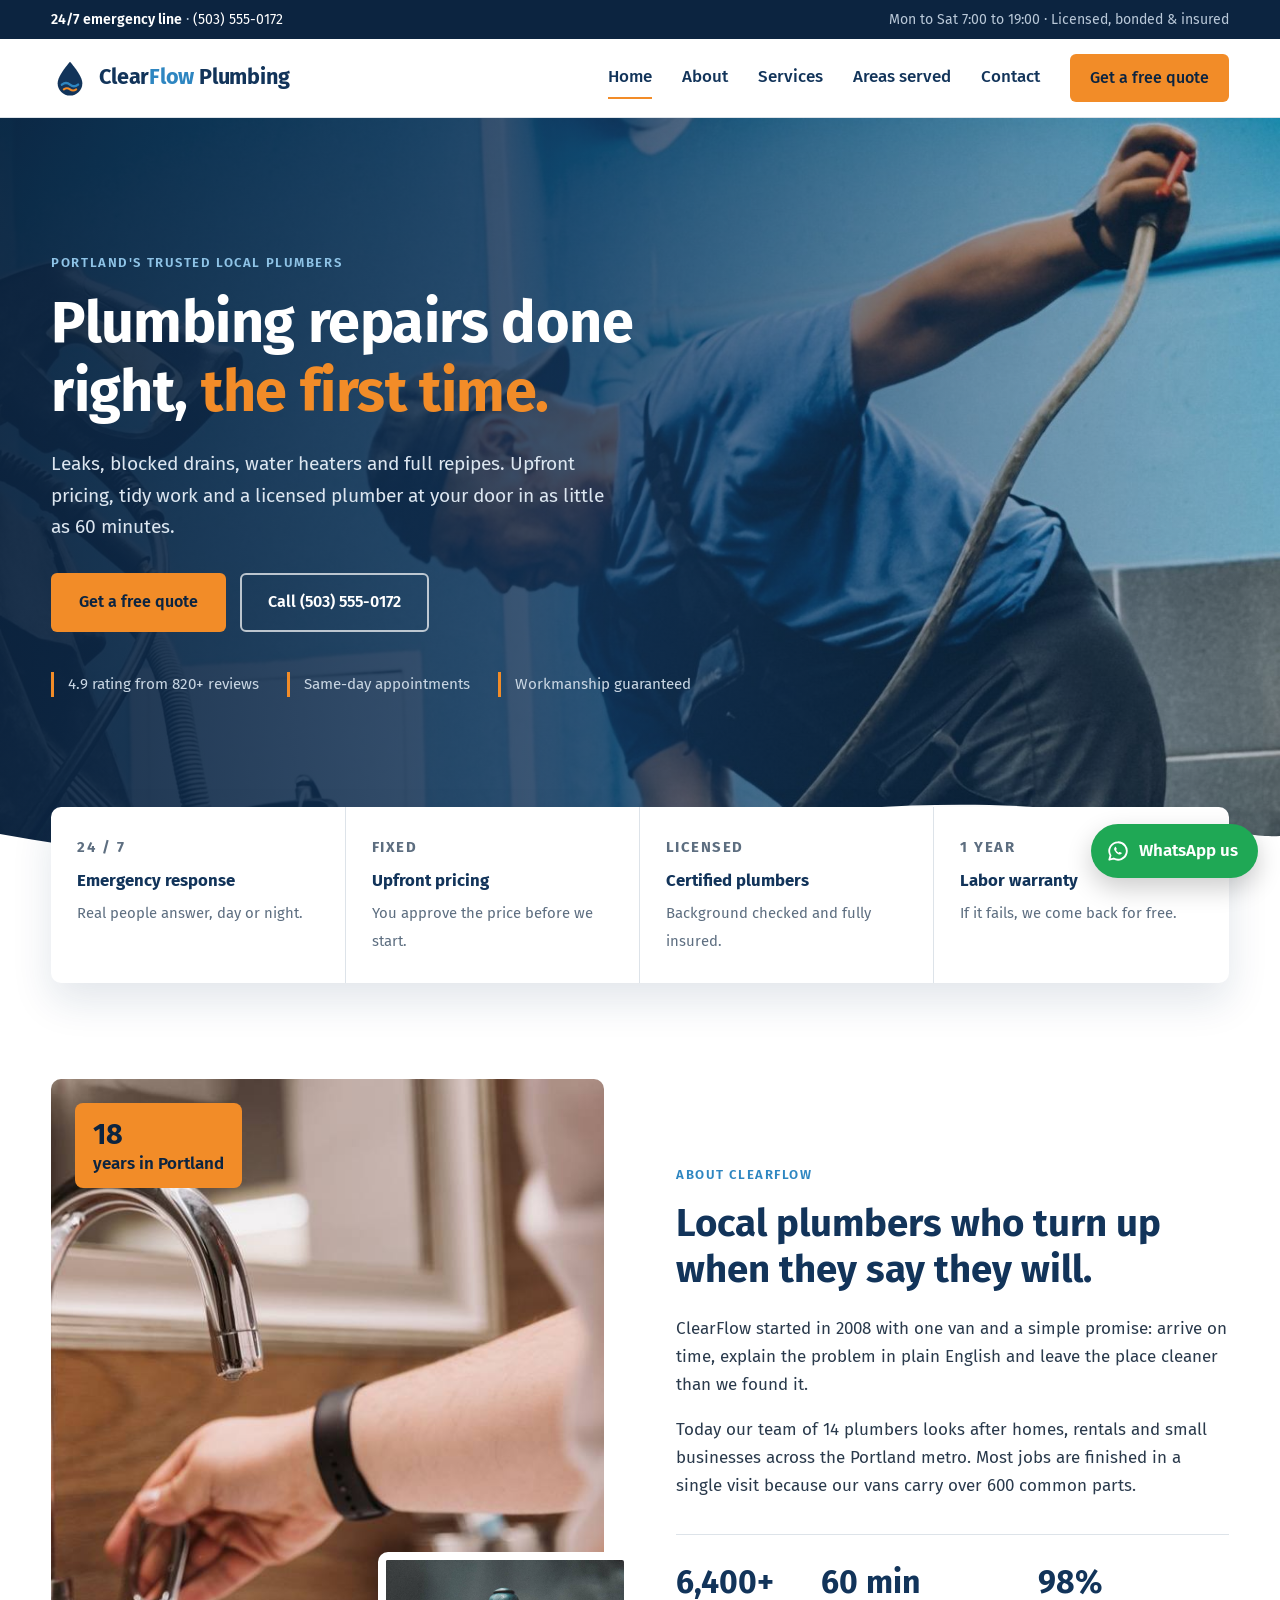
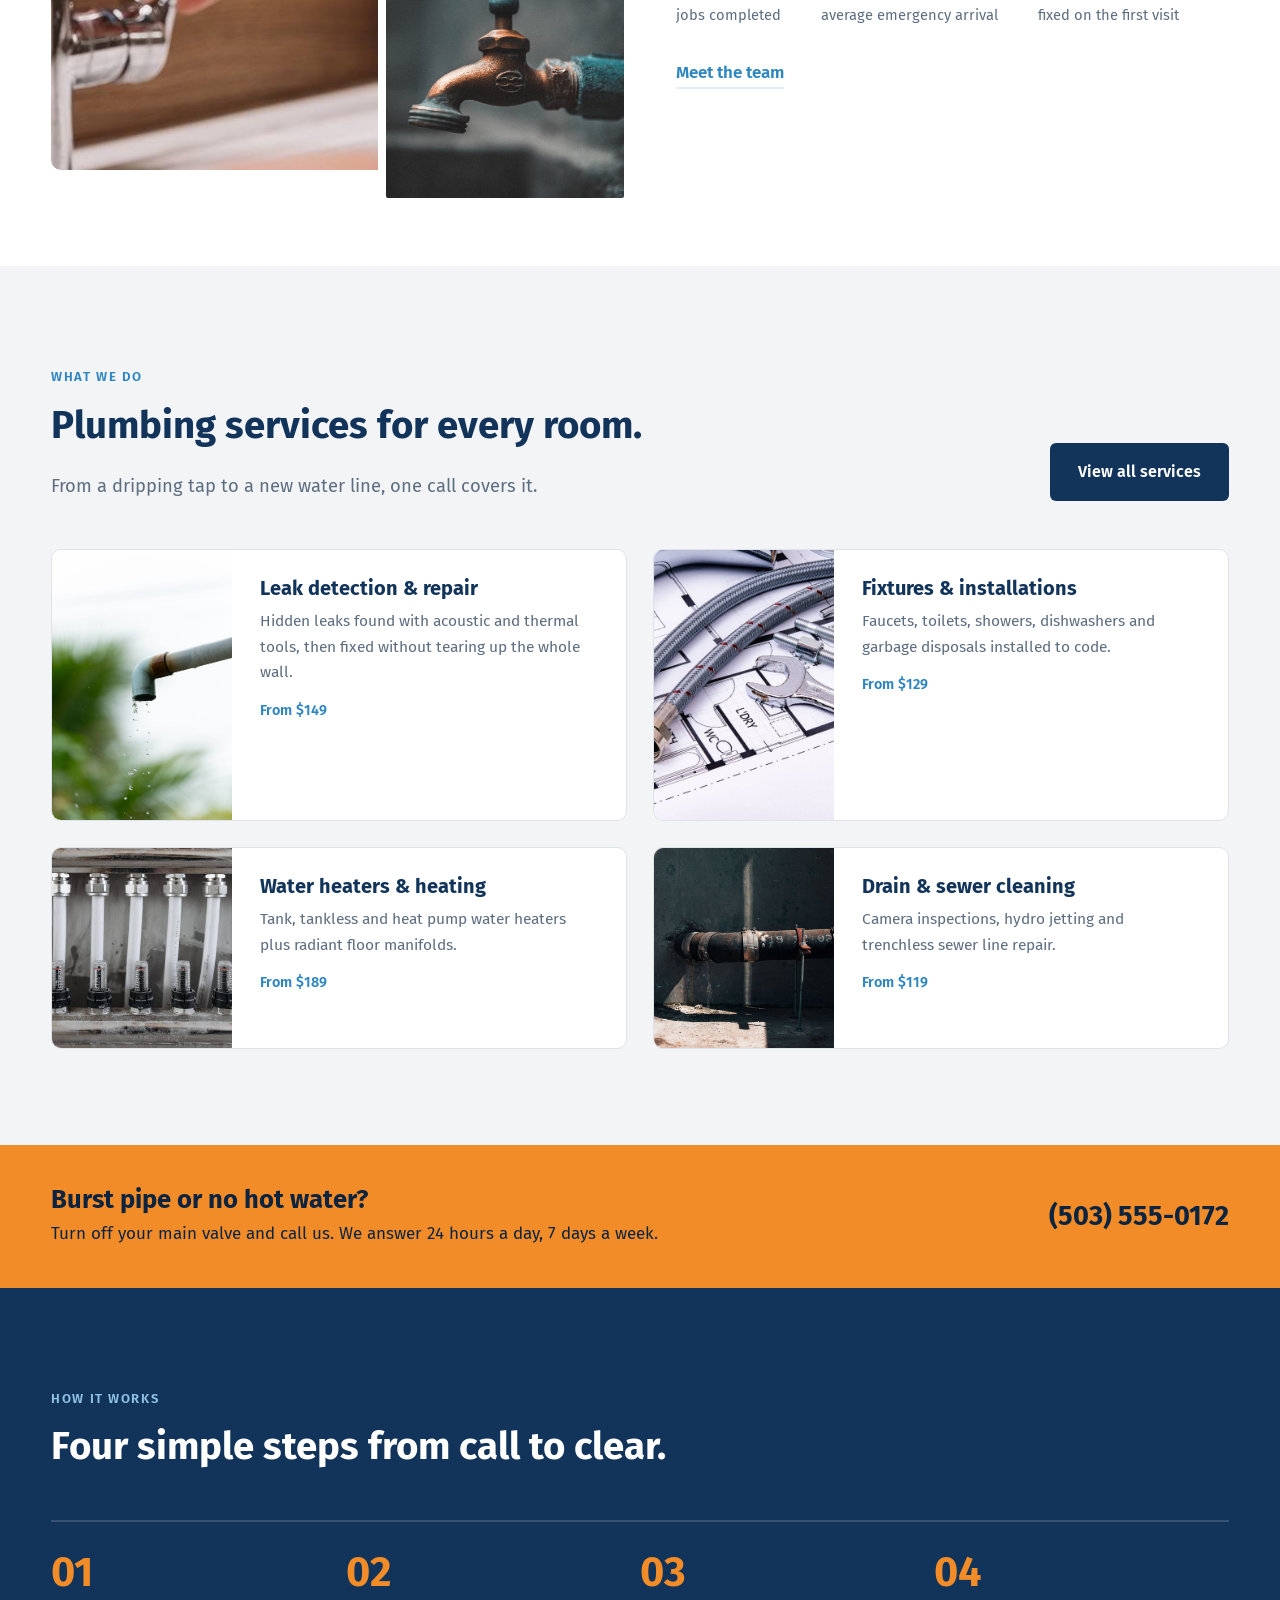
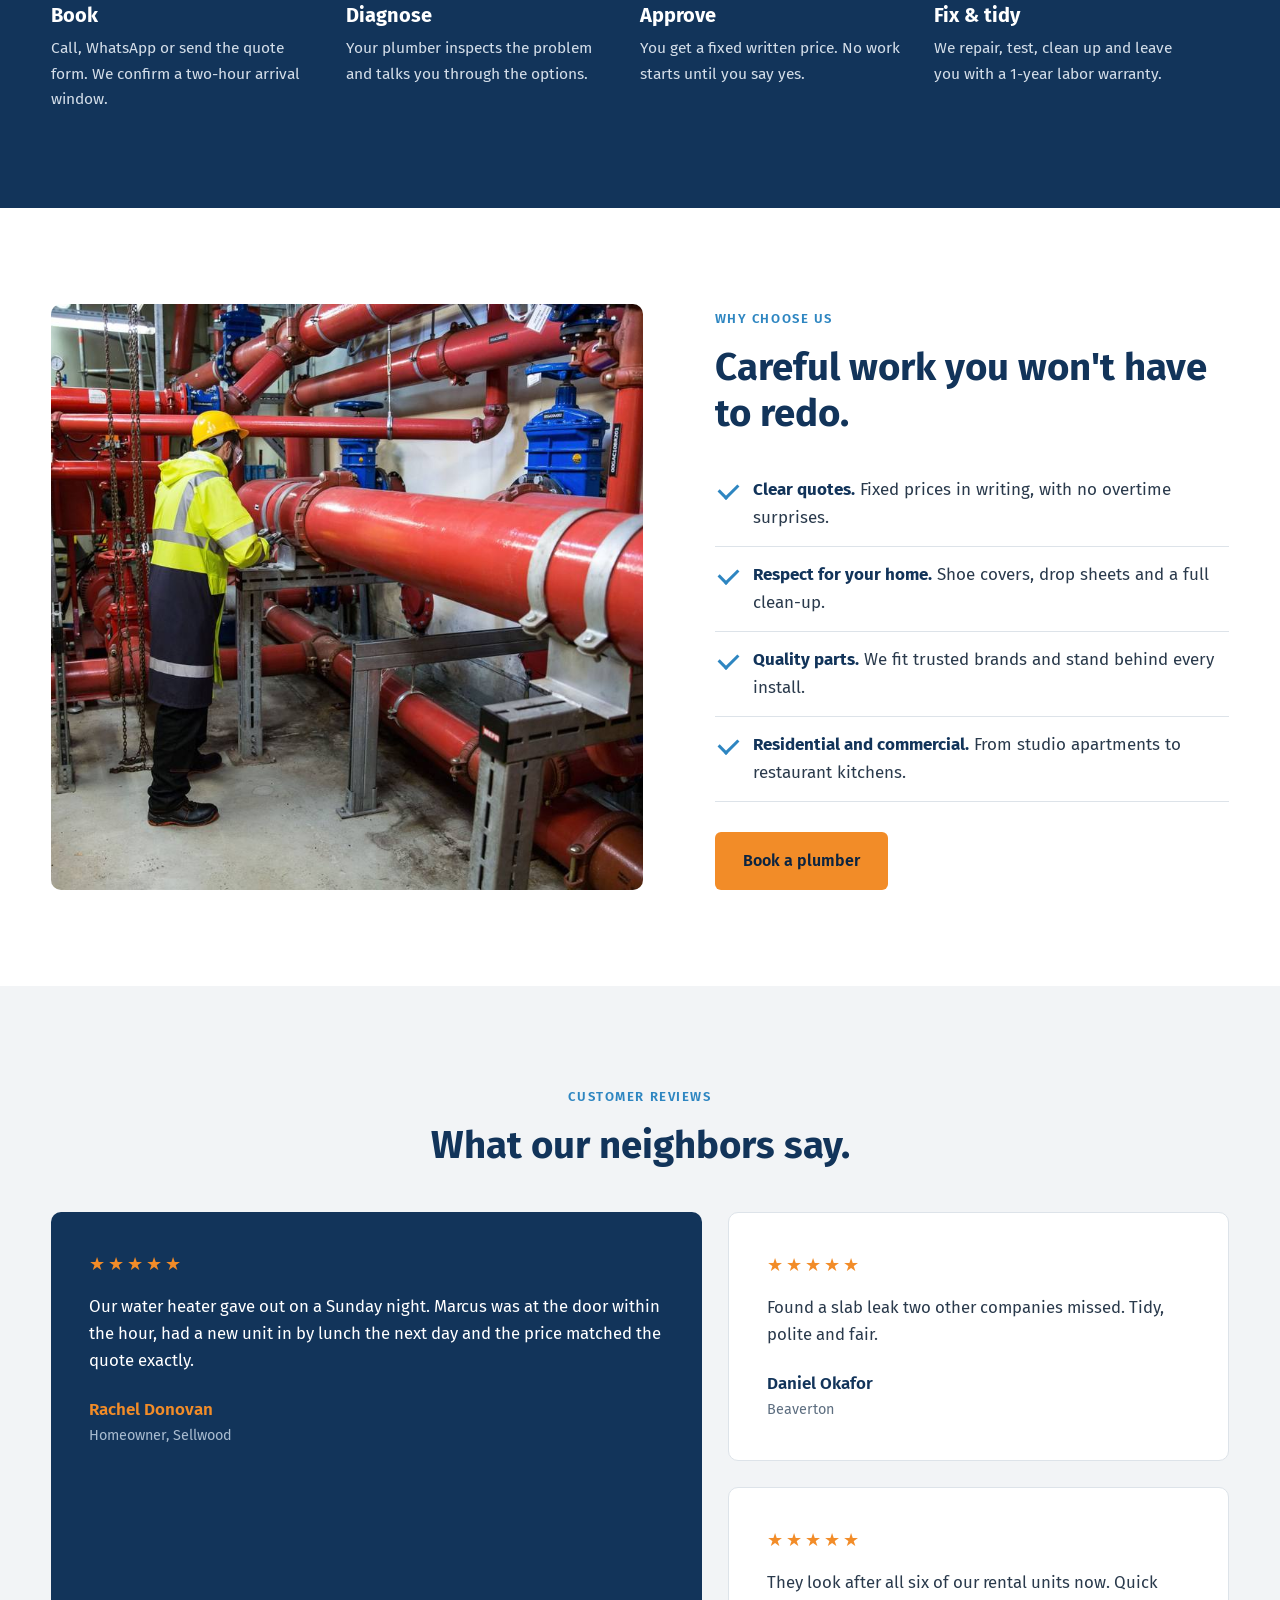
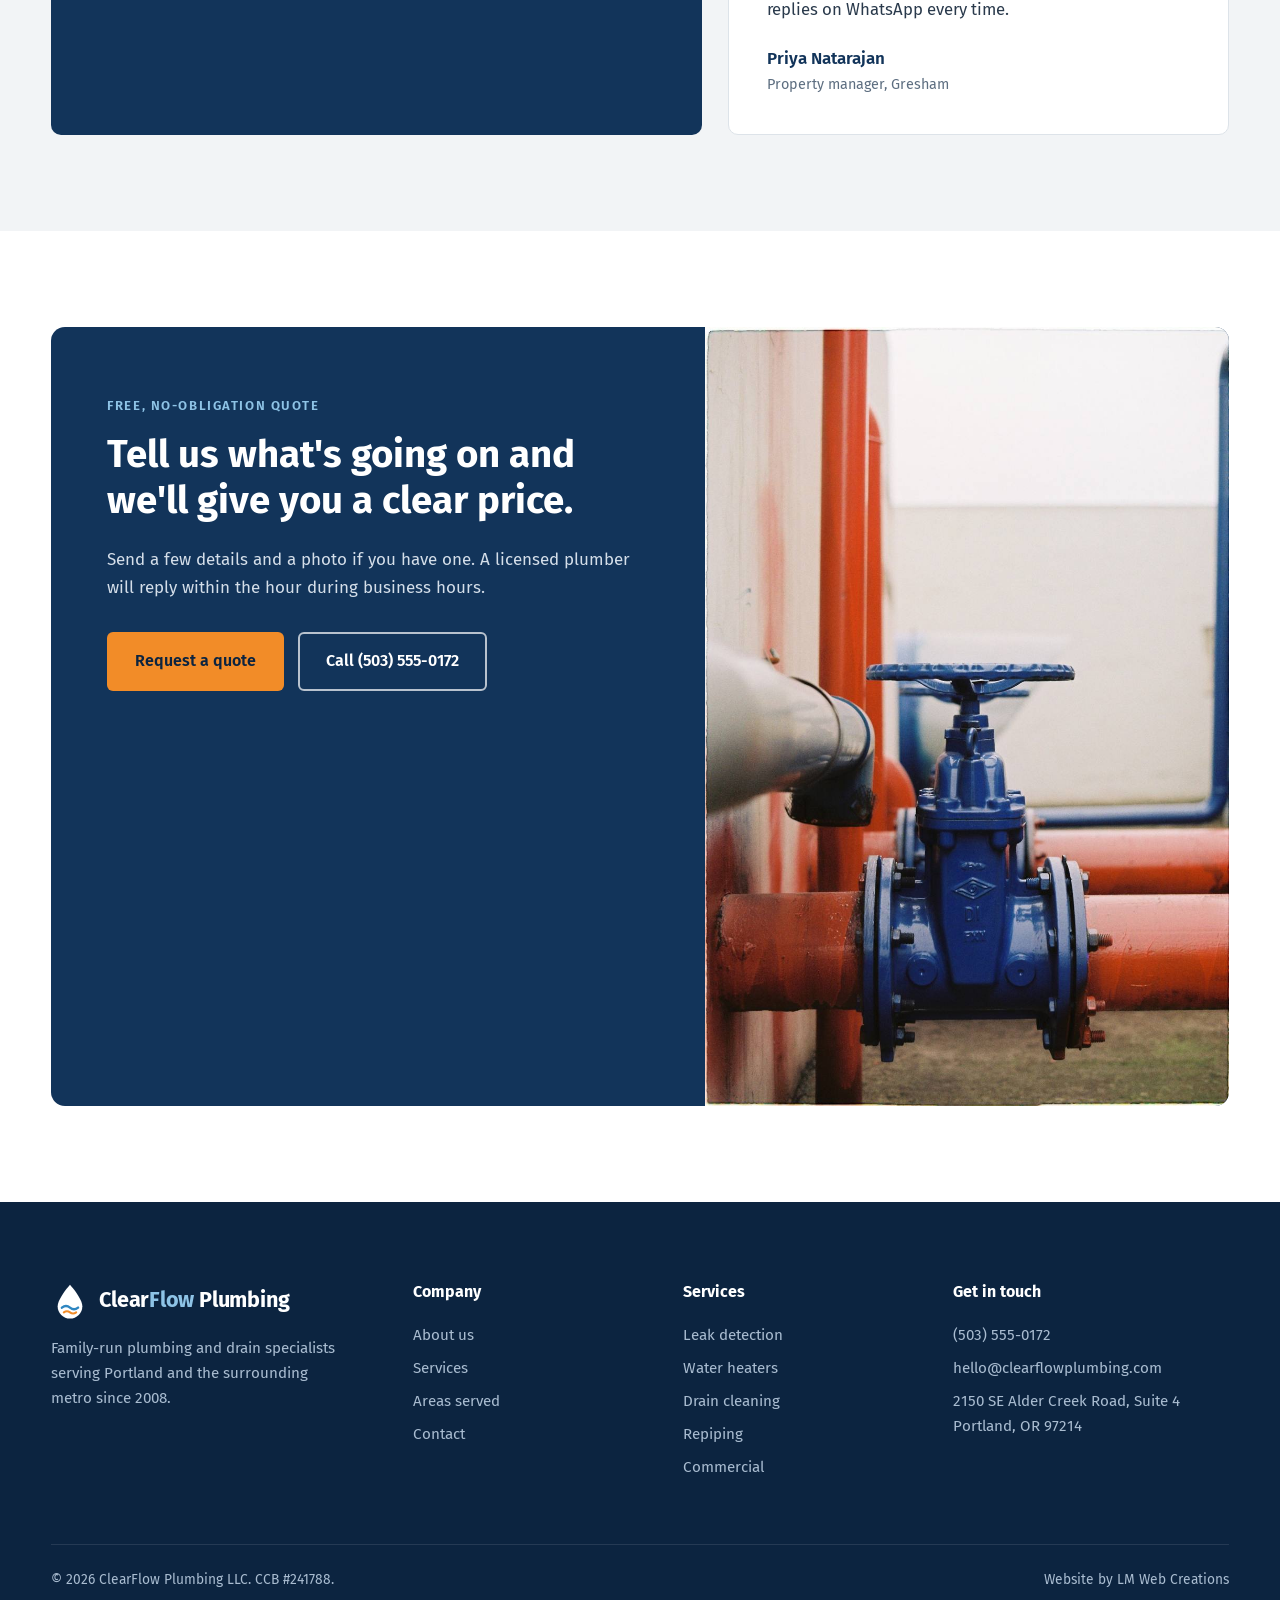
<file: index.html>
<!DOCTYPE html>
<html lang="en">
<head>
<meta charset="UTF-8">
<meta name="viewport" content="width=device-width, initial-scale=1">
<title>ClearFlow Plumbing | Licensed Plumbers in Portland, OR</title>
<meta name="description" content="ClearFlow Plumbing offers 24/7 emergency plumbing, leak repair, water heaters and drain cleaning across Portland, Oregon.">
<link rel="preconnect" href="https://fonts.googleapis.com">
<link rel="preconnect" href="https://fonts.gstatic.com" crossorigin>
<link href="https://fonts.googleapis.com/css2?family=Fira+Sans:wght@400;500;600;700&display=swap" rel="stylesheet">
<link rel="stylesheet" href="css/style.css">
</head>
<body>
<div class="topbar"><div class="wrap">
  <span><strong>24/7 emergency line</strong> &middot; <a href="tel:+15035550172">(503) 555-0172</a></span>
  <span class="hide-sm">Mon to Sat 7:00 to 19:00 &middot; Licensed, bonded &amp; insured</span>
</div></div>
<header class="header"><div class="wrap">
  <a class="logo" href="index.html"><svg viewBox="0 0 40 40" aria-hidden="true"><path d="M20 3C20 3 7 17.5 7 25.5a13 13 0 0 0 26 0C33 17.5 20 3 20 3z" fill="#12345A"/><path d="M11.5 27c3-2.4 5.6-2.4 8.5 0s5.5 2.4 8.5 0" fill="none" stroke="#2E86C1" stroke-width="2.6" stroke-linecap="round"/><path d="M13.5 32c2.2-1.6 4.3-1.6 6.5 0s4.3 1.6 6.5 0" fill="none" stroke="#F28C28" stroke-width="2.2" stroke-linecap="round"/></svg><span>Clear<b>Flow</b> Plumbing</span></a>
  <button class="nav-toggle" aria-expanded="false" aria-label="Open menu">Menu</button>
  <nav class="nav"><a href="index.html" class="active">Home</a><a href="about.html">About</a><a href="services.html">Services</a><a href="areas.html">Areas served</a><a href="contact.html">Contact</a><a class="btn btn--orange" href="contact.html">Get a free quote</a></nav>
</div></header>
<main>
<section class="hero">
  <div class="wrap">
    <span class="eyebrow eyebrow--light">Portland's trusted local plumbers</span>
    <h1>Plumbing repairs done right, <em>the first time.</em></h1>
    <p>Leaks, blocked drains, water heaters and full repipes. Upfront pricing, tidy work and a licensed plumber at your door in as little as 60 minutes.</p>
    <div class="btn-row">
      <a class="btn btn--orange" href="contact.html">Get a free quote</a>
      <a class="btn btn--outline" href="tel:+15035550172">Call (503) 555-0172</a>
    </div>
    <div class="hero-badges"><span>4.9 rating from 820+ reviews</span><span>Same-day appointments</span><span>Workmanship guaranteed</span></div>
  </div>
  <svg class="wave" viewBox="0 0 1440 80" preserveAspectRatio="none" aria-hidden="true"><path d="M0 46c180 30 360 34 560 14S980 6 1180 20s210 30 260 28v32H0z" fill="#FFFFFF"/></svg>
</section>

<section class="trust"><div class="wrap"><div class="trust-inner">
  <div class="trust-item"><span class="trust-num">24 / 7</span><strong>Emergency response</strong><span>Real people answer, day or night.</span></div>
  <div class="trust-item"><span class="trust-num">FIXED</span><strong>Upfront pricing</strong><span>You approve the price before we start.</span></div>
  <div class="trust-item"><span class="trust-num">LICENSED</span><strong>Certified plumbers</strong><span>Background checked and fully insured.</span></div>
  <div class="trust-item"><span class="trust-num">1 YEAR</span><strong>Labor warranty</strong><span>If it fails, we come back for free.</span></div>
</div></div></section>

<section class="section"><div class="wrap split">
  <div class="img-stack">
    <img class="img-tall" src="images/faucet.jpg" alt="Plumber testing a kitchen faucet">
    <div class="img-tag"><b>18</b>years in Portland</div>
    <img class="img-small" src="images/tap.jpg" alt="Copper outdoor tap" loading="lazy">
  </div>
  <div>
    <span class="eyebrow">About ClearFlow</span>
    <h2>Local plumbers who turn up when they say they will.</h2>
    <p>ClearFlow started in 2008 with one van and a simple promise: arrive on time, explain the problem in plain English and leave the place cleaner than we found it.</p>
    <p>Today our team of 14 plumbers looks after homes, rentals and small businesses across the Portland metro. Most jobs are finished in a single visit because our vans carry over 600 common parts.</p>
    <div class="stats">
      <div><b>6,400+</b><span>jobs completed</span></div>
      <div><b>60 min</b><span>average emergency arrival</span></div>
      <div><b>98%</b><span>fixed on the first visit</span></div>
    </div>
    <div class="btn-row"><a class="text-link" href="about.html">Meet the team</a></div>
  </div>
</div></section>

<section class="section section--grey"><div class="wrap">
  <div class="svc-head">
    <div><span class="eyebrow">What we do</span><h2>Plumbing services for every room.</h2>
    <p class="lead">From a dripping tap to a new water line, one call covers it.</p></div>
    <a class="btn btn--navy" href="services.html">View all services</a>
  </div>
  <div class="svc-grid">
    <article class="svc"><img src="images/drip.jpg" alt="Water dripping from a pipe" loading="lazy"><div class="svc-body"><h3>Leak detection &amp; repair</h3><p>Hidden leaks found with acoustic and thermal tools, then fixed without tearing up the whole wall.</p><span class="svc-price">From $149</span></div></article>
    <article class="svc"><img src="images/fittings.jpg" alt="Faucet, hoses and wrench on a floor plan" loading="lazy"><div class="svc-body"><h3>Fixtures &amp; installations</h3><p>Faucets, toilets, showers, dishwashers and garbage disposals installed to code.</p><span class="svc-price">From $129</span></div></article>
    <article class="svc"><img src="images/manifold.jpg" alt="Underfloor heating manifold" loading="lazy"><div class="svc-body"><h3>Water heaters &amp; heating</h3><p>Tank, tankless and heat pump water heaters plus radiant floor manifolds.</p><span class="svc-price">From $189</span></div></article>
    <article class="svc"><img src="images/drain-pipe.jpg" alt="Cast iron drain pipe" loading="lazy"><div class="svc-body"><h3>Drain &amp; sewer cleaning</h3><p>Camera inspections, hydro jetting and trenchless sewer line repair.</p><span class="svc-price">From $119</span></div></article>
  </div>
</div></section>

<section class="band"><div class="wrap">
  <div><h3>Burst pipe or no hot water?</h3><p>Turn off your main valve and call us. We answer 24 hours a day, 7 days a week.</p></div>
  <a class="band-phone" href="tel:+15035550172">(503) 555-0172</a>
</div></section>

<section class="section section--navy"><div class="wrap">
  <span class="eyebrow eyebrow--light">How it works</span>
  <h2>Four simple steps from call to clear.</h2>
  <div class="steps">
    <div class="step"><h3>Book</h3><p>Call, WhatsApp or send the quote form. We confirm a two-hour arrival window.</p></div>
    <div class="step"><h3>Diagnose</h3><p>Your plumber inspects the problem and talks you through the options.</p></div>
    <div class="step"><h3>Approve</h3><p>You get a fixed written price. No work starts until you say yes.</p></div>
    <div class="step"><h3>Fix &amp; tidy</h3><p>We repair, test, clean up and leave you with a 1-year labor warranty.</p></div>
  </div>
</div></section>

<section class="section"><div class="wrap split split--wide-img">
  <img class="img-wide" src="images/technician.jpg" alt="ClearFlow technician inspecting pipework" loading="lazy">
  <div>
    <span class="eyebrow">Why choose us</span>
    <h2>Careful work you won't have to redo.</h2>
    <ul class="checks">
      <li><strong>Clear quotes.</strong> Fixed prices in writing, with no overtime surprises.</li>
      <li><strong>Respect for your home.</strong> Shoe covers, drop sheets and a full clean-up.</li>
      <li><strong>Quality parts.</strong> We fit trusted brands and stand behind every install.</li>
      <li><strong>Residential and commercial.</strong> From studio apartments to restaurant kitchens.</li>
    </ul>
    <div class="btn-row"><a class="btn btn--orange" href="contact.html">Book a plumber</a></div>
  </div>
</div></section>

<section class="section section--grey"><div class="wrap">
  <div class="center"><span class="eyebrow">Customer reviews</span><h2>What our neighbors say.</h2></div>
  <!-- Placeholder reviews: replace with real customer reviews before going live -->
  <div class="reviews">
    <div class="review review--feature">
      <div class="stars">&#9733;&#9733;&#9733;&#9733;&#9733;</div>
      <blockquote>Our water heater gave out on a Sunday night. Marcus was at the door within the hour, had a new unit in by lunch the next day and the price matched the quote exactly.</blockquote>
      <cite>Rachel Donovan<span>Homeowner, Sellwood</span></cite>
    </div>
    <div class="reviews-side">
      <div class="review"><div class="stars">&#9733;&#9733;&#9733;&#9733;&#9733;</div><blockquote>Found a slab leak two other companies missed. Tidy, polite and fair.</blockquote><cite>Daniel Okafor<span>Beaverton</span></cite></div>
      <div class="review"><div class="stars">&#9733;&#9733;&#9733;&#9733;&#9733;</div><blockquote>They look after all six of our rental units now. Quick replies on WhatsApp every time.</blockquote><cite>Priya Natarajan<span>Property manager, Gresham</span></cite></div>
    </div>
  </div>
</div></section>
<section class="section"><div class="wrap">
  <div class="cta">
    <div class="cta-body">
      <span class="eyebrow eyebrow--light">Free, no-obligation quote</span>
      <h2>Tell us what's going on and we'll give you a clear price.</h2>
      <p>Send a few details and a photo if you have one. A licensed plumber will reply within the hour during business hours.</p>
      <div class="btn-row"><a class="btn btn--orange" href="contact.html">Request a quote</a><a class="btn btn--outline" href="tel:+15035550172">Call (503) 555-0172</a></div>
    </div>
    <img src="images/valve-blue.jpg" alt="Plumbing pipework and valves" loading="lazy">
  </div>
</div></section>
</main>
<footer class="footer"><div class="wrap">
  <div class="footer-grid">
    <div>
      <a class="logo" href="index.html"><svg viewBox="0 0 40 40" aria-hidden="true"><path d="M20 3C20 3 7 17.5 7 25.5a13 13 0 0 0 26 0C33 17.5 20 3 20 3z" fill="#FFFFFF"/><path d="M11.5 27c3-2.4 5.6-2.4 8.5 0s5.5 2.4 8.5 0" fill="none" stroke="#2E86C1" stroke-width="2.6" stroke-linecap="round"/><path d="M13.5 32c2.2-1.6 4.3-1.6 6.5 0s4.3 1.6 6.5 0" fill="none" stroke="#F28C28" stroke-width="2.2" stroke-linecap="round"/></svg><span>Clear<b>Flow</b> Plumbing</span></a>
      <p>Family-run plumbing and drain specialists serving Portland and the surrounding metro since 2008.</p>
    </div>
    <div><h4>Company</h4><ul><li><a href="about.html">About us</a></li><li><a href="services.html">Services</a></li><li><a href="areas.html">Areas served</a></li><li><a href="contact.html">Contact</a></li></ul></div>
    <div><h4>Services</h4><ul><li><a href="services.html">Leak detection</a></li><li><a href="services.html">Water heaters</a></li><li><a href="services.html">Drain cleaning</a></li><li><a href="services.html">Repiping</a></li><li><a href="services.html">Commercial</a></li></ul></div>
    <div><h4>Get in touch</h4><ul>
      <li><a href="tel:+15035550172">(503) 555-0172</a></li>
      <li><a href="mailto:hello@clearflowplumbing.com">hello@clearflowplumbing.com</a></li>
      <li>2150 SE Alder Creek Road, Suite 4<br>Portland, OR 97214</li>
    </ul></div>
  </div>
  <div class="footer-bottom"><span>&copy; <span id="year">2026</span> ClearFlow Plumbing LLC. CCB #241788.</span><span>Website by LM Web Creations</span></div>
</div></footer>
<a class="wa-float" href="https://wa.me/15035550172?text=Hi%20ClearFlow%2C%20I%20need%20a%20plumber." target="_blank" rel="noopener" aria-label="Chat with us on WhatsApp"><svg viewBox="0 0 24 24" aria-hidden="true"><path d="M12 2.5a9.5 9.5 0 0 0-8.2 14.3L2.5 21.5l4.8-1.3A9.5 9.5 0 1 0 12 2.5z" fill="none" stroke="currentColor" stroke-width="2" stroke-linejoin="round"/><path d="M8.6 7.8c.3-.4.7-.4 1-.2l1 1.9c.1.3 0 .6-.2.8l-.6.6c.6 1.3 1.6 2.3 2.9 2.9l.6-.6c.2-.2.5-.3.8-.2l1.9 1c.2.3.2.7-.2 1-.9.9-2.2 1.1-3.4.5a9 9 0 0 1-4.3-4.3c-.6-1.2-.4-2.5.5-3.4z" fill="currentColor"/></svg><span>WhatsApp us</span></a>
<script src="js/main.js"></script>
</body>
</html>
</file>
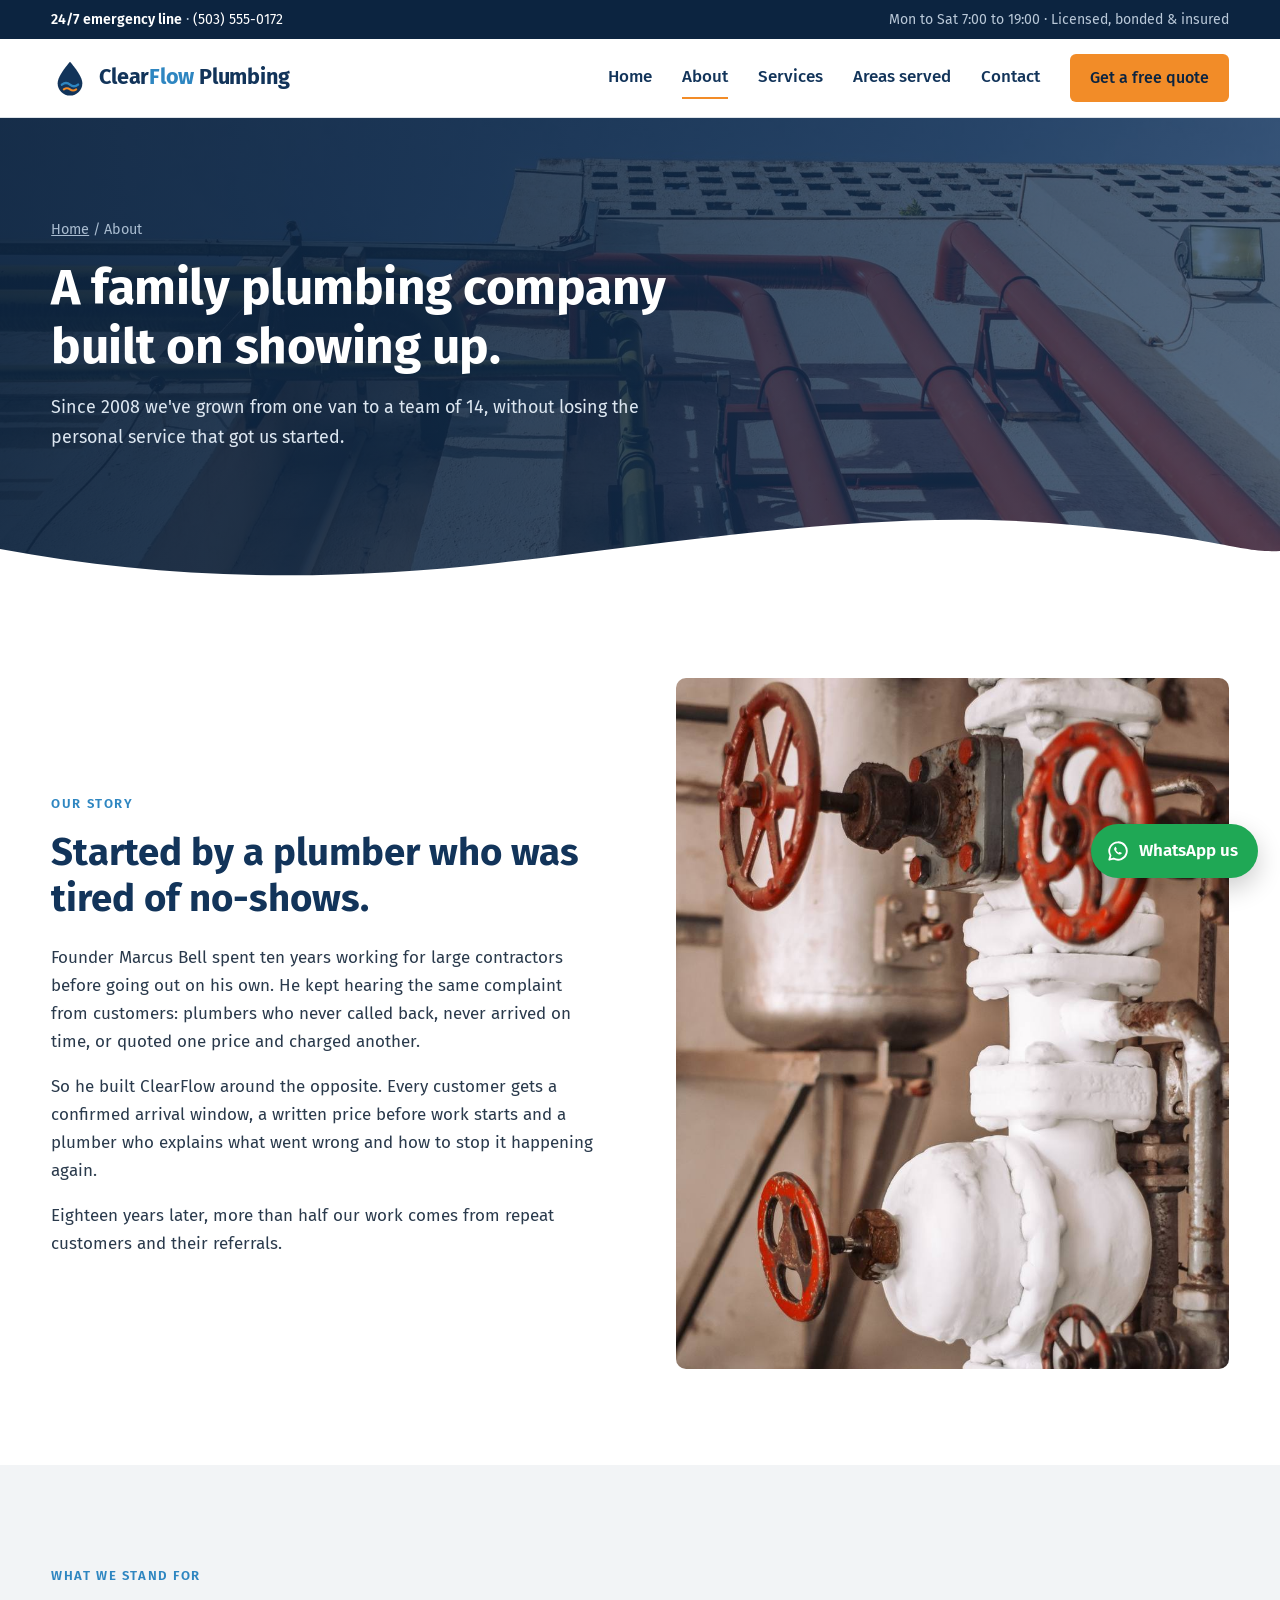
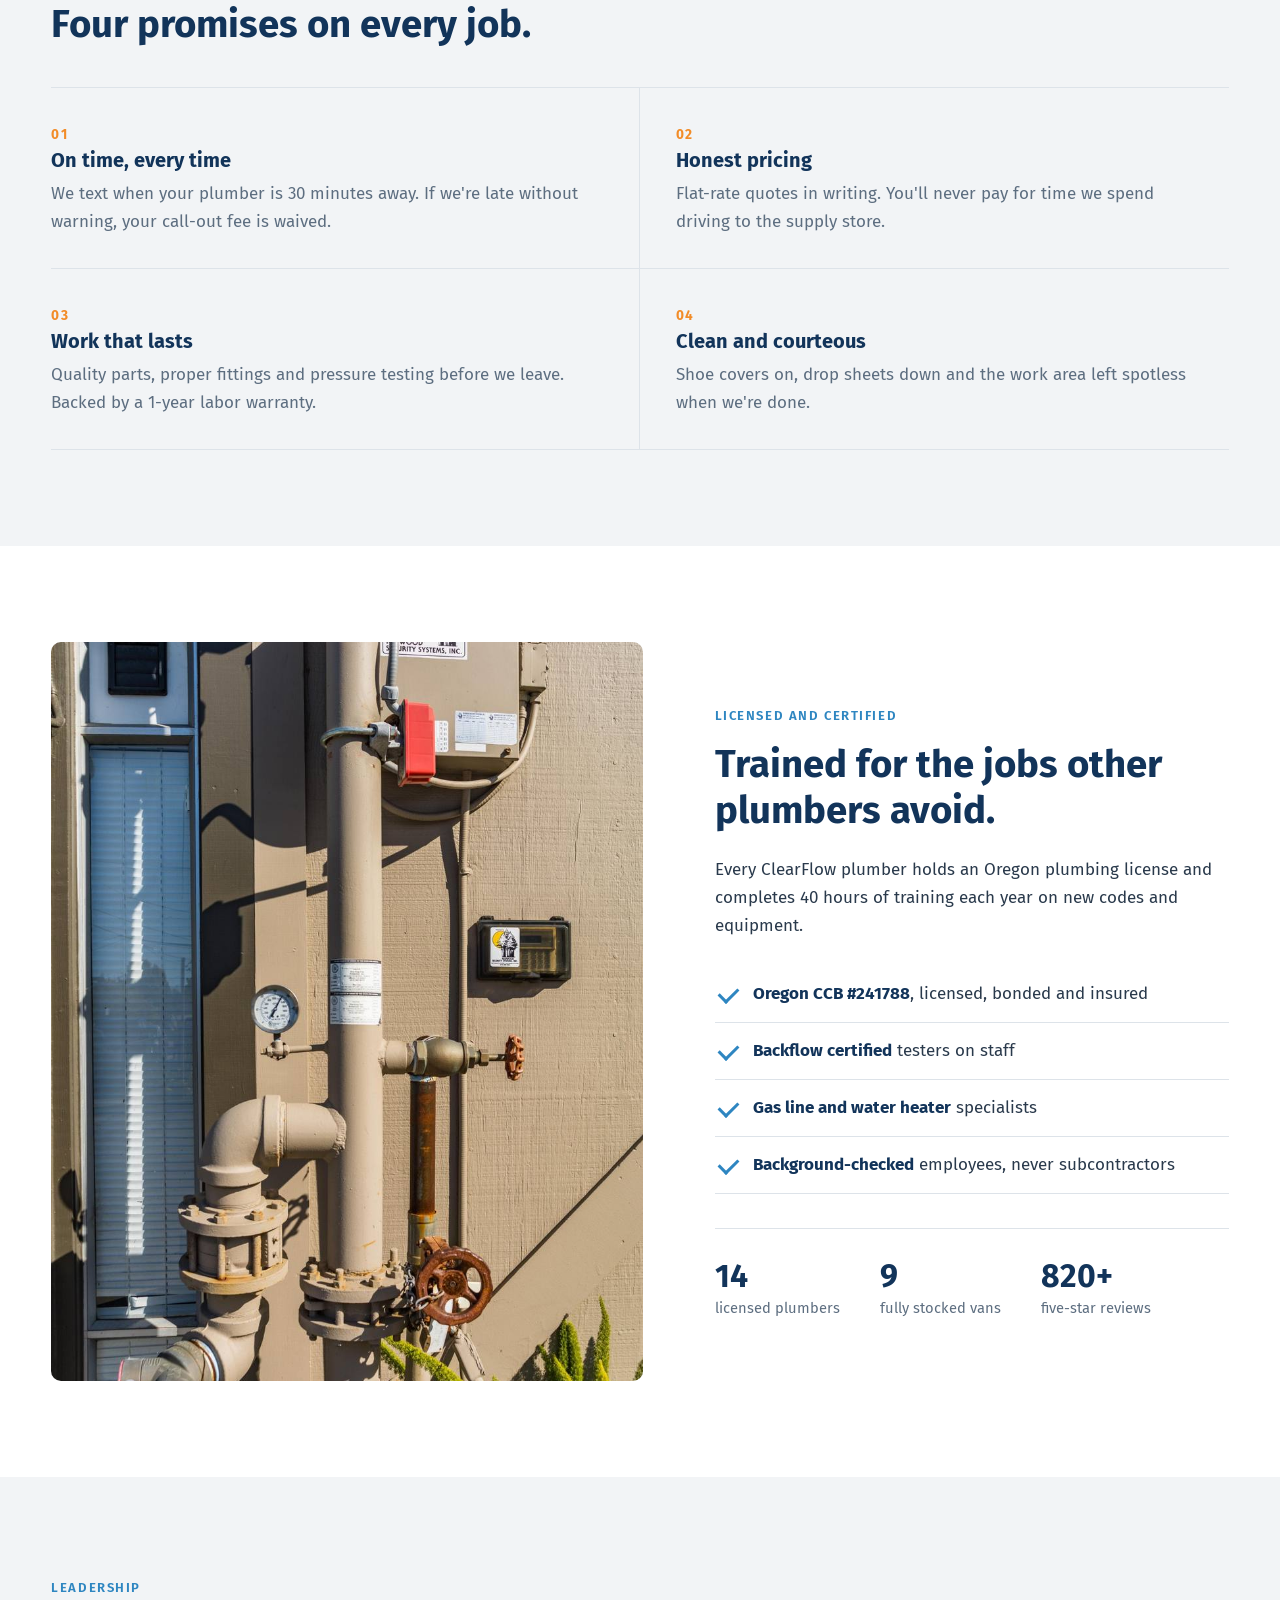
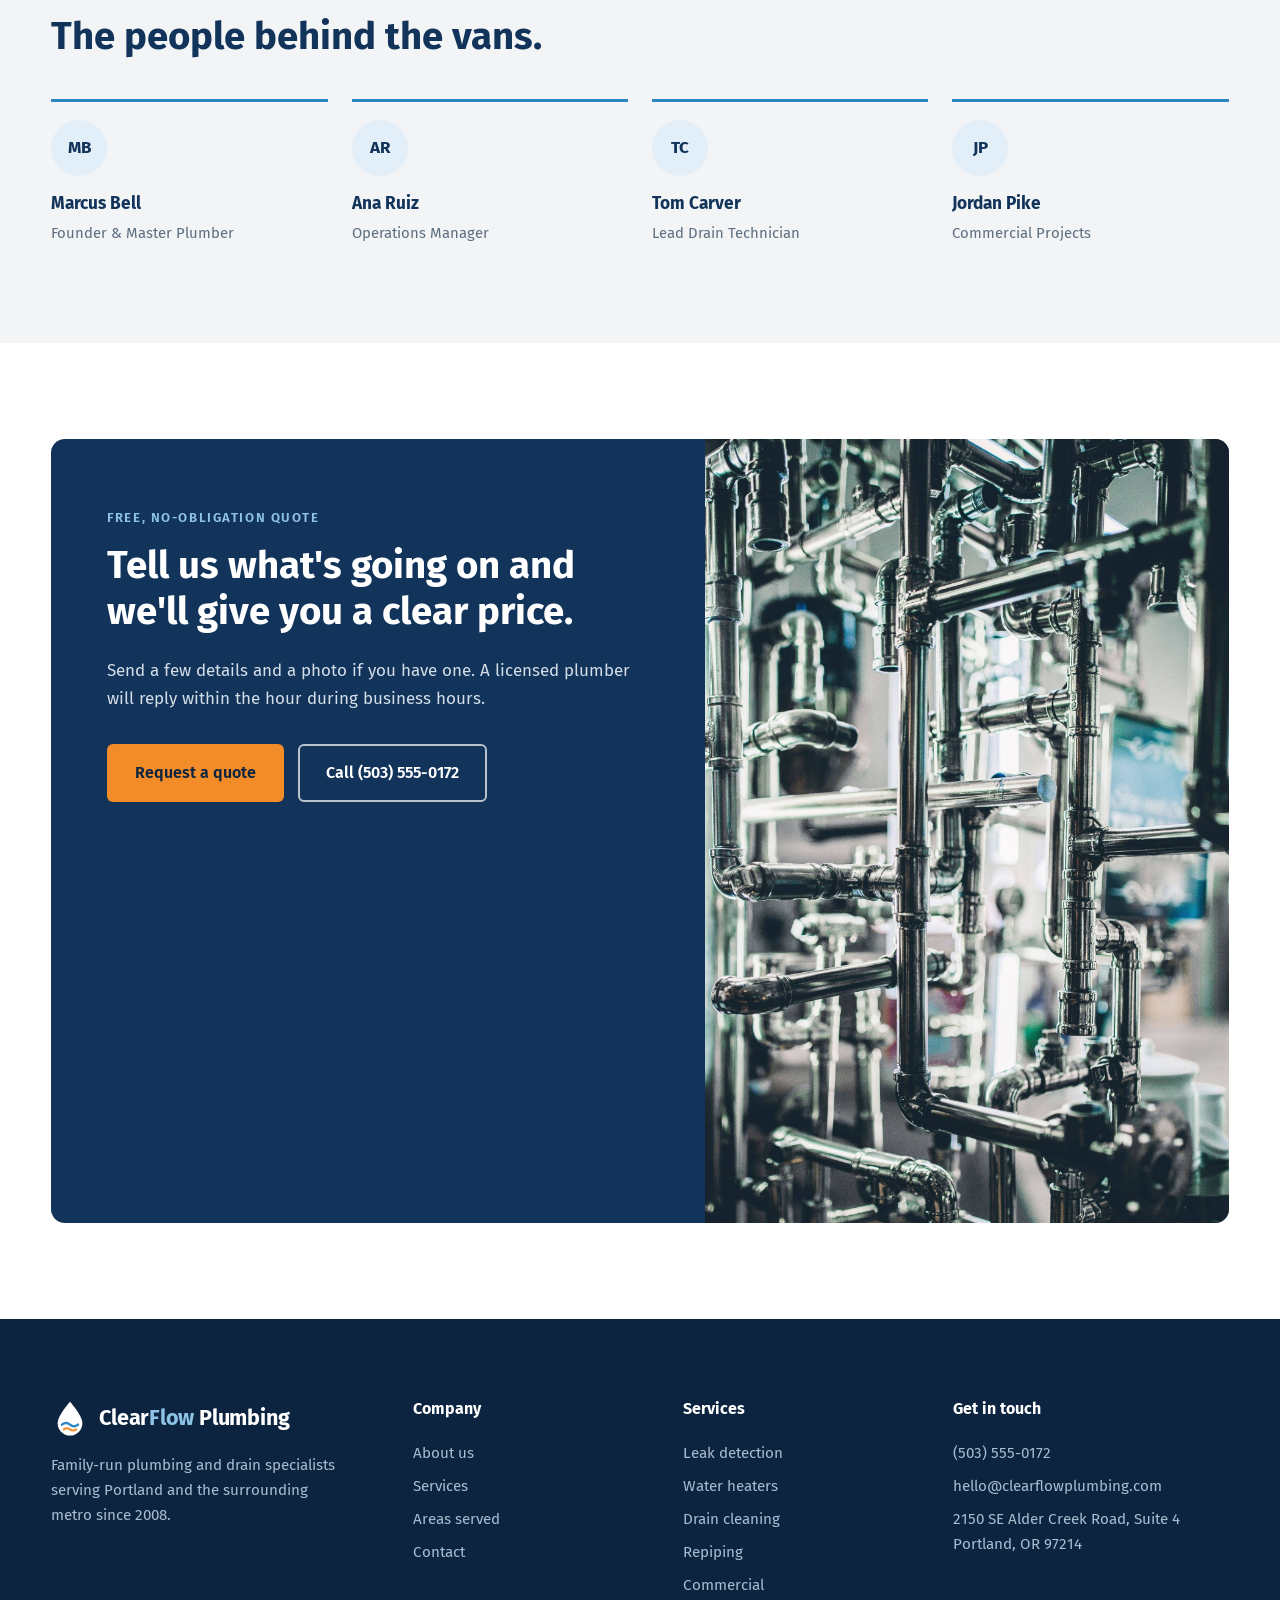
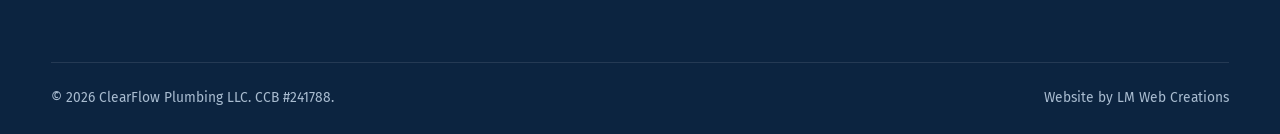
<file: about.html>
<!DOCTYPE html>
<html lang="en">
<head>
<meta charset="UTF-8">
<meta name="viewport" content="width=device-width, initial-scale=1">
<title>About Us | ClearFlow Plumbing Portland</title>
<meta name="description" content="Meet ClearFlow Plumbing, a family-run, licensed plumbing company serving Portland since 2008.">
<link rel="preconnect" href="https://fonts.googleapis.com">
<link rel="preconnect" href="https://fonts.gstatic.com" crossorigin>
<link href="https://fonts.googleapis.com/css2?family=Fira+Sans:wght@400;500;600;700&display=swap" rel="stylesheet">
<link rel="stylesheet" href="css/style.css">
</head>
<body>
<div class="topbar"><div class="wrap">
  <span><strong>24/7 emergency line</strong> &middot; <a href="tel:+15035550172">(503) 555-0172</a></span>
  <span class="hide-sm">Mon to Sat 7:00 to 19:00 &middot; Licensed, bonded &amp; insured</span>
</div></div>
<header class="header"><div class="wrap">
  <a class="logo" href="index.html"><svg viewBox="0 0 40 40" aria-hidden="true"><path d="M20 3C20 3 7 17.5 7 25.5a13 13 0 0 0 26 0C33 17.5 20 3 20 3z" fill="#12345A"/><path d="M11.5 27c3-2.4 5.6-2.4 8.5 0s5.5 2.4 8.5 0" fill="none" stroke="#2E86C1" stroke-width="2.6" stroke-linecap="round"/><path d="M13.5 32c2.2-1.6 4.3-1.6 6.5 0s4.3 1.6 6.5 0" fill="none" stroke="#F28C28" stroke-width="2.2" stroke-linecap="round"/></svg><span>Clear<b>Flow</b> Plumbing</span></a>
  <button class="nav-toggle" aria-expanded="false" aria-label="Open menu">Menu</button>
  <nav class="nav"><a href="index.html">Home</a><a href="about.html" class="active">About</a><a href="services.html">Services</a><a href="areas.html">Areas served</a><a href="contact.html">Contact</a><a class="btn btn--orange" href="contact.html">Get a free quote</a></nav>
</div></header>
<main>
<section class="page-head" style="background-image:url('images/pipes-building.jpg')">
  <div class="wrap">
    <div class="crumbs"><a href="index.html">Home</a> / About</div>
    <h1>A family plumbing company built on showing up.</h1>
    <p>Since 2008 we've grown from one van to a team of 14, without losing the personal service that got us started.</p>
  </div>
  <svg class="wave" viewBox="0 0 1440 80" preserveAspectRatio="none" aria-hidden="true"><path d="M0 46c180 30 360 34 560 14S980 6 1180 20s210 30 260 28v32H0z" fill="#FFFFFF"/></svg>
</section>

<section class="section"><div class="wrap split">
  <div>
    <span class="eyebrow">Our story</span>
    <h2>Started by a plumber who was tired of no-shows.</h2>
    <p>Founder Marcus Bell spent ten years working for large contractors before going out on his own. He kept hearing the same complaint from customers: plumbers who never called back, never arrived on time, or quoted one price and charged another.</p>
    <p>So he built ClearFlow around the opposite. Every customer gets a confirmed arrival window, a written price before work starts and a plumber who explains what went wrong and how to stop it happening again.</p>
    <p>Eighteen years later, more than half our work comes from repeat customers and their referrals.</p>
  </div>
  <img class="img-tall" src="images/red-valves.jpg" alt="Red valve wheels on white pipework">
</div></section>

<section class="section section--grey"><div class="wrap">
  <span class="eyebrow">What we stand for</span>
  <h2>Four promises on every job.</h2>
  <div class="values">
    <div class="value"><span class="value-num">01</span><h3>On time, every time</h3><p>We text when your plumber is 30 minutes away. If we're late without warning, your call-out fee is waived.</p></div>
    <div class="value"><span class="value-num">02</span><h3>Honest pricing</h3><p>Flat-rate quotes in writing. You'll never pay for time we spend driving to the supply store.</p></div>
    <div class="value"><span class="value-num">03</span><h3>Work that lasts</h3><p>Quality parts, proper fittings and pressure testing before we leave. Backed by a 1-year labor warranty.</p></div>
    <div class="value"><span class="value-num">04</span><h3>Clean and courteous</h3><p>Shoe covers on, drop sheets down and the work area left spotless when we're done.</p></div>
  </div>
</div></section>

<section class="section"><div class="wrap split split--wide-img">
  <img class="img-wide" src="images/riser.jpg" alt="Pipe riser with pressure gauge and valves" loading="lazy" style="aspect-ratio:4/5">
  <div>
    <span class="eyebrow">Licensed and certified</span>
    <h2>Trained for the jobs other plumbers avoid.</h2>
    <p>Every ClearFlow plumber holds an Oregon plumbing license and completes 40 hours of training each year on new codes and equipment.</p>
    <ul class="checks">
      <li><strong>Oregon CCB #241788</strong>, licensed, bonded and insured</li>
      <li><strong>Backflow certified</strong> testers on staff</li>
      <li><strong>Gas line and water heater</strong> specialists</li>
      <li><strong>Background-checked</strong> employees, never subcontractors</li>
    </ul>
    <div class="stats">
      <div><b>14</b><span>licensed plumbers</span></div>
      <div><b>9</b><span>fully stocked vans</span></div>
      <div><b>820+</b><span>five-star reviews</span></div>
    </div>
  </div>
</div></section>

<section class="section section--grey"><div class="wrap">
  <span class="eyebrow">Leadership</span>
  <h2>The people behind the vans.</h2>
  <div class="team">
    <div class="member"><div class="initials">MB</div><strong>Marcus Bell</strong><span>Founder &amp; Master Plumber</span></div>
    <div class="member"><div class="initials">AR</div><strong>Ana Ruiz</strong><span>Operations Manager</span></div>
    <div class="member"><div class="initials">TC</div><strong>Tom Carver</strong><span>Lead Drain Technician</span></div>
    <div class="member"><div class="initials">JP</div><strong>Jordan Pike</strong><span>Commercial Projects</span></div>
  </div>
</div></section>
<section class="section"><div class="wrap">
  <div class="cta">
    <div class="cta-body">
      <span class="eyebrow eyebrow--light">Free, no-obligation quote</span>
      <h2>Tell us what's going on and we'll give you a clear price.</h2>
      <p>Send a few details and a photo if you have one. A licensed plumber will reply within the hour during business hours.</p>
      <div class="btn-row"><a class="btn btn--orange" href="contact.html">Request a quote</a><a class="btn btn--outline" href="tel:+15035550172">Call (503) 555-0172</a></div>
    </div>
    <img src="images/chrome-pipes.jpg" alt="Plumbing pipework and valves" loading="lazy">
  </div>
</div></section>
</main>
<footer class="footer"><div class="wrap">
  <div class="footer-grid">
    <div>
      <a class="logo" href="index.html"><svg viewBox="0 0 40 40" aria-hidden="true"><path d="M20 3C20 3 7 17.5 7 25.5a13 13 0 0 0 26 0C33 17.5 20 3 20 3z" fill="#FFFFFF"/><path d="M11.5 27c3-2.4 5.6-2.4 8.5 0s5.5 2.4 8.5 0" fill="none" stroke="#2E86C1" stroke-width="2.6" stroke-linecap="round"/><path d="M13.5 32c2.2-1.6 4.3-1.6 6.5 0s4.3 1.6 6.5 0" fill="none" stroke="#F28C28" stroke-width="2.2" stroke-linecap="round"/></svg><span>Clear<b>Flow</b> Plumbing</span></a>
      <p>Family-run plumbing and drain specialists serving Portland and the surrounding metro since 2008.</p>
    </div>
    <div><h4>Company</h4><ul><li><a href="about.html">About us</a></li><li><a href="services.html">Services</a></li><li><a href="areas.html">Areas served</a></li><li><a href="contact.html">Contact</a></li></ul></div>
    <div><h4>Services</h4><ul><li><a href="services.html">Leak detection</a></li><li><a href="services.html">Water heaters</a></li><li><a href="services.html">Drain cleaning</a></li><li><a href="services.html">Repiping</a></li><li><a href="services.html">Commercial</a></li></ul></div>
    <div><h4>Get in touch</h4><ul>
      <li><a href="tel:+15035550172">(503) 555-0172</a></li>
      <li><a href="mailto:hello@clearflowplumbing.com">hello@clearflowplumbing.com</a></li>
      <li>2150 SE Alder Creek Road, Suite 4<br>Portland, OR 97214</li>
    </ul></div>
  </div>
  <div class="footer-bottom"><span>&copy; <span id="year">2026</span> ClearFlow Plumbing LLC. CCB #241788.</span><span>Website by LM Web Creations</span></div>
</div></footer>
<a class="wa-float" href="https://wa.me/15035550172?text=Hi%20ClearFlow%2C%20I%20need%20a%20plumber." target="_blank" rel="noopener" aria-label="Chat with us on WhatsApp"><svg viewBox="0 0 24 24" aria-hidden="true"><path d="M12 2.5a9.5 9.5 0 0 0-8.2 14.3L2.5 21.5l4.8-1.3A9.5 9.5 0 1 0 12 2.5z" fill="none" stroke="currentColor" stroke-width="2" stroke-linejoin="round"/><path d="M8.6 7.8c.3-.4.7-.4 1-.2l1 1.9c.1.3 0 .6-.2.8l-.6.6c.6 1.3 1.6 2.3 2.9 2.9l.6-.6c.2-.2.5-.3.8-.2l1.9 1c.2.3.2.7-.2 1-.9.9-2.2 1.1-3.4.5a9 9 0 0 1-4.3-4.3c-.6-1.2-.4-2.5.5-3.4z" fill="currentColor"/></svg><span>WhatsApp us</span></a>
<script src="js/main.js"></script>
</body>
</html>
</file>
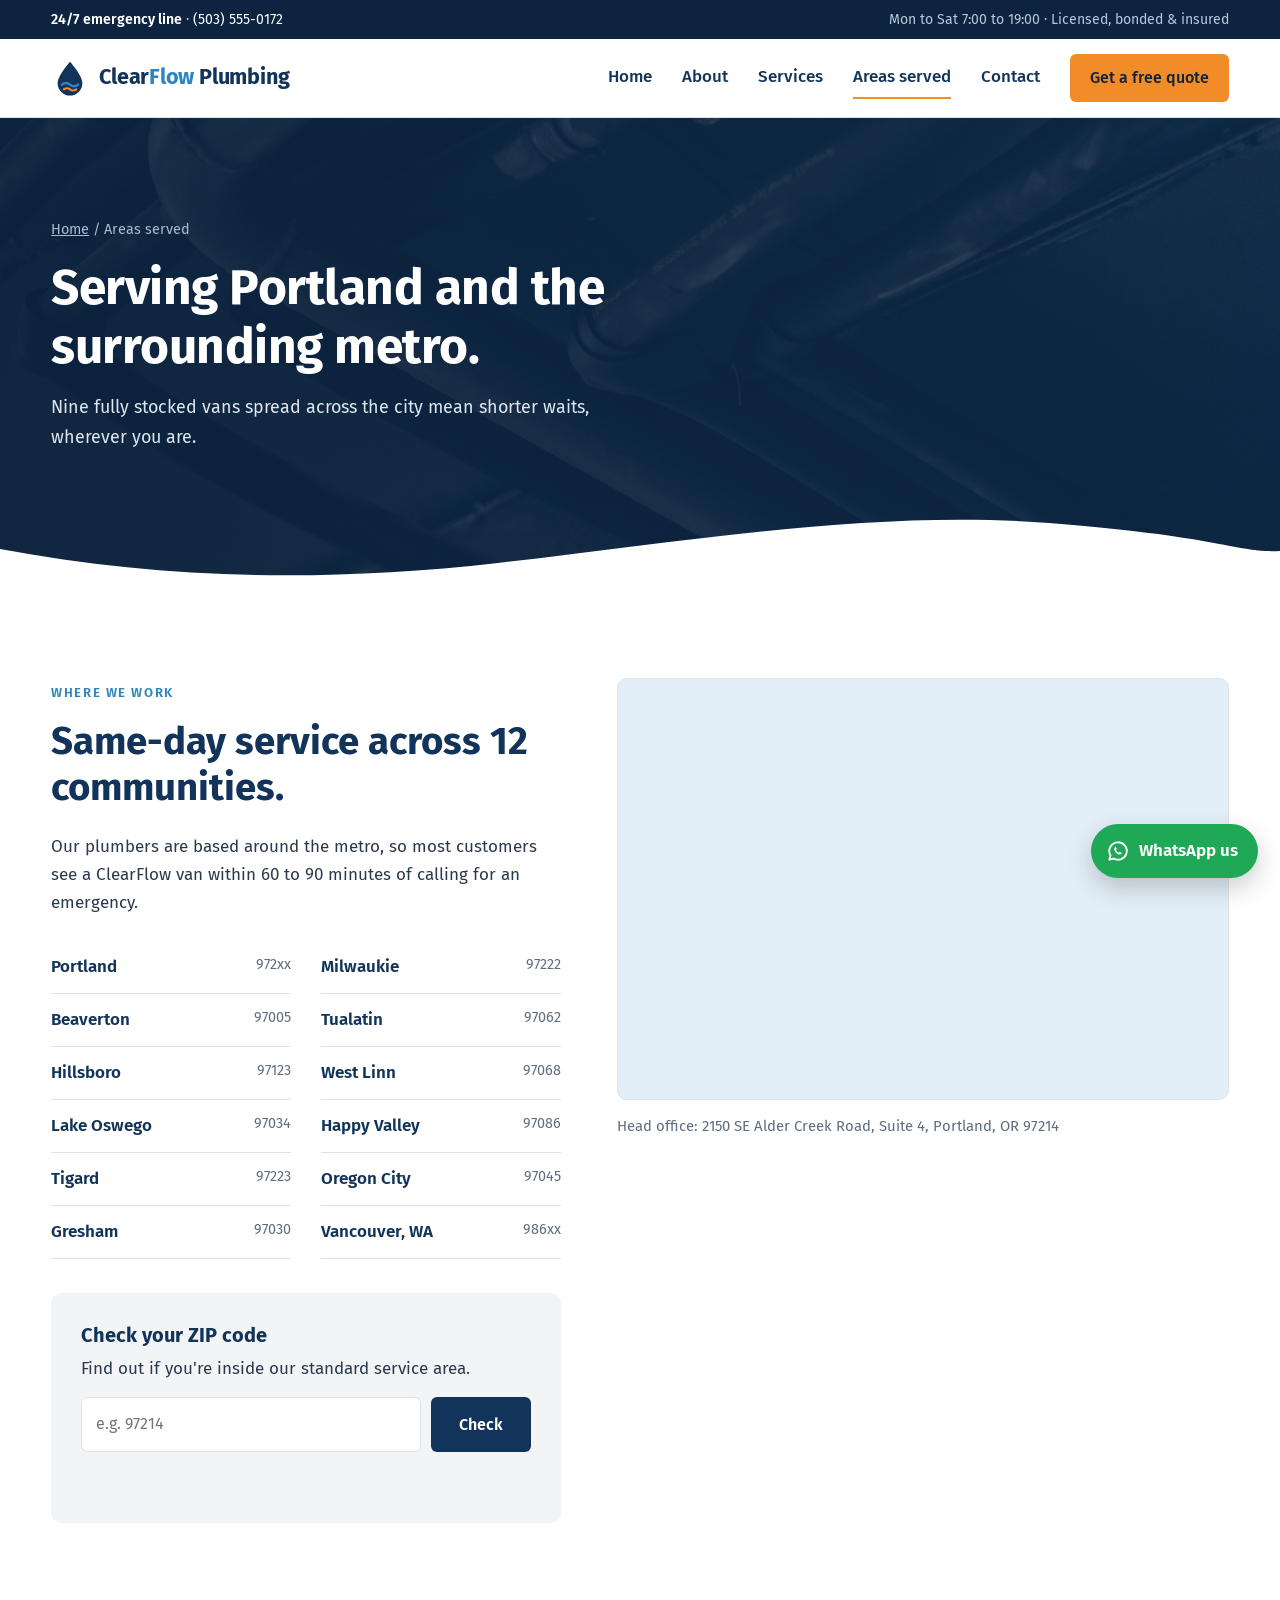
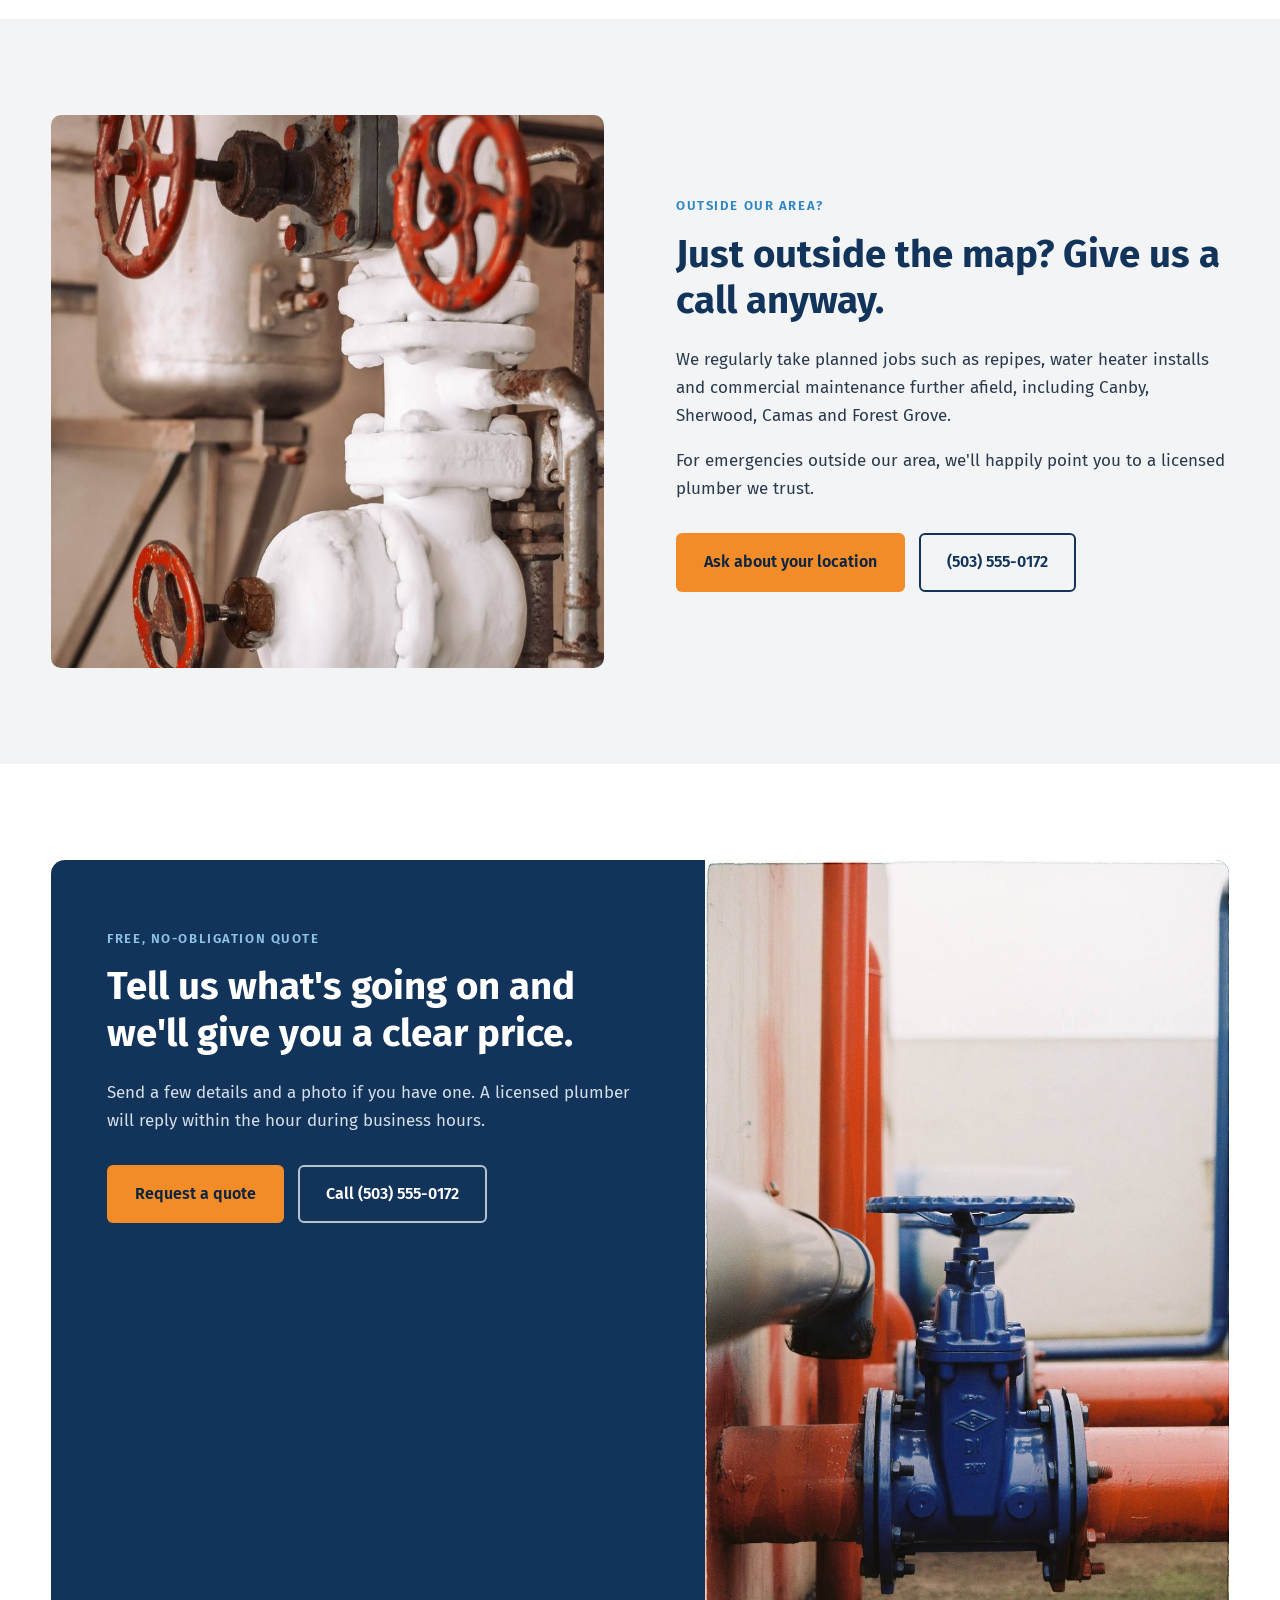
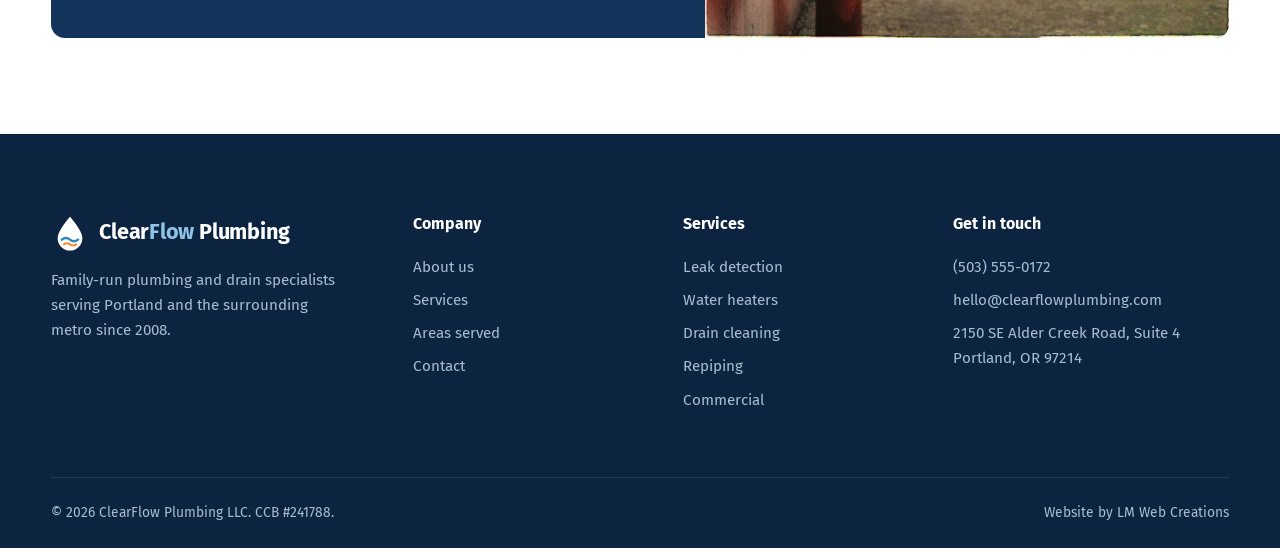
<file: areas.html>
<!DOCTYPE html>
<html lang="en">
<head>
<meta charset="UTF-8">
<meta name="viewport" content="width=device-width, initial-scale=1">
<title>Areas Served | ClearFlow Plumbing Portland Metro</title>
<meta name="description" content="ClearFlow Plumbing serves Portland, Beaverton, Hillsboro, Lake Oswego, Gresham, Vancouver WA and more.">
<link rel="preconnect" href="https://fonts.googleapis.com">
<link rel="preconnect" href="https://fonts.gstatic.com" crossorigin>
<link href="https://fonts.googleapis.com/css2?family=Fira+Sans:wght@400;500;600;700&display=swap" rel="stylesheet">
<link rel="stylesheet" href="css/style.css">
</head>
<body>
<div class="topbar"><div class="wrap">
  <span><strong>24/7 emergency line</strong> &middot; <a href="tel:+15035550172">(503) 555-0172</a></span>
  <span class="hide-sm">Mon to Sat 7:00 to 19:00 &middot; Licensed, bonded &amp; insured</span>
</div></div>
<header class="header"><div class="wrap">
  <a class="logo" href="index.html"><svg viewBox="0 0 40 40" aria-hidden="true"><path d="M20 3C20 3 7 17.5 7 25.5a13 13 0 0 0 26 0C33 17.5 20 3 20 3z" fill="#12345A"/><path d="M11.5 27c3-2.4 5.6-2.4 8.5 0s5.5 2.4 8.5 0" fill="none" stroke="#2E86C1" stroke-width="2.6" stroke-linecap="round"/><path d="M13.5 32c2.2-1.6 4.3-1.6 6.5 0s4.3 1.6 6.5 0" fill="none" stroke="#F28C28" stroke-width="2.2" stroke-linecap="round"/></svg><span>Clear<b>Flow</b> Plumbing</span></a>
  <button class="nav-toggle" aria-expanded="false" aria-label="Open menu">Menu</button>
  <nav class="nav"><a href="index.html">Home</a><a href="about.html">About</a><a href="services.html">Services</a><a href="areas.html" class="active">Areas served</a><a href="contact.html">Contact</a><a class="btn btn--orange" href="contact.html">Get a free quote</a></nav>
</div></header>
<main>
<section class="page-head" style="background-image:url('images/ceiling-pipes.jpg')">
  <div class="wrap">
    <div class="crumbs"><a href="index.html">Home</a> / Areas served</div>
    <h1>Serving Portland and the surrounding metro.</h1>
    <p>Nine fully stocked vans spread across the city mean shorter waits, wherever you are.</p>
  </div>
  <svg class="wave" viewBox="0 0 1440 80" preserveAspectRatio="none" aria-hidden="true"><path d="M0 46c180 30 360 34 560 14S980 6 1180 20s210 30 260 28v32H0z" fill="#FFFFFF"/></svg>
</section>

<section class="section"><div class="wrap areas-layout">
  <div>
    <span class="eyebrow">Where we work</span>
    <h2>Same-day service across 12 communities.</h2>
    <p>Our plumbers are based around the metro, so most customers see a ClearFlow van within 60 to 90 minutes of calling for an emergency.</p>
    <ul class="area-list"><li><b>Portland</b><span>972xx</span></li><li><b>Beaverton</b><span>97005</span></li><li><b>Hillsboro</b><span>97123</span></li><li><b>Lake Oswego</b><span>97034</span></li><li><b>Tigard</b><span>97223</span></li><li><b>Gresham</b><span>97030</span></li><li><b>Milwaukie</b><span>97222</span></li><li><b>Tualatin</b><span>97062</span></li><li><b>West Linn</b><span>97068</span></li><li><b>Happy Valley</b><span>97086</span></li><li><b>Oregon City</b><span>97045</span></li><li><b>Vancouver, WA</b><span>986xx</span></li></ul>
    <div class="zip-check">
      <h3>Check your ZIP code</h3>
      <p>Find out if you're inside our standard service area.</p>
      <form id="zip-form" novalidate>
        <input id="zip" name="zip" type="text" inputmode="numeric" maxlength="5" placeholder="e.g. 97214" aria-label="ZIP code">
        <button class="btn btn--navy" type="submit">Check</button>
      </form>
      <div id="zip-result" class="zip-result" aria-live="polite"></div>
    </div>
  </div>
  <div>
    <div class="map" data-map="https://www.google.com/maps?q=SE+Alder+St,+Portland,+OR+97214&z=11&output=embed">
  <svg class="map-fallback" viewBox="0 0 800 460" role="img" aria-label="Map of the ClearFlow Plumbing service area around Portland, Oregon">
    <rect width="800" height="460" fill="#E8EEF3"/>
    <path d="M0 120 C120 140 180 90 260 130 S380 230 420 250 S520 380 600 400 S740 430 800 420 L800 460 L0 460Z" fill="#DCE5EC"/>
    <path d="M330 0 C350 80 300 140 360 200 S430 300 410 360 S440 430 470 460" fill="none" stroke="#B9D6EC" stroke-width="22"/>
    <path d="M0 300 C140 290 260 270 360 210 S560 120 800 140" fill="none" stroke="#B9D6EC" stroke-width="16"/>
    <g stroke="#FFFFFF" stroke-width="6" fill="none">
      <path d="M0 230 H800"/><path d="M200 0 V460"/><path d="M560 0 V460"/><path d="M0 60 L800 380"/><path d="M60 460 L700 0"/>
    </g>
    <circle cx="400" cy="230" r="150" fill="#2E86C1" fill-opacity="0.08" stroke="#2E86C1" stroke-dasharray="8 8" stroke-width="2"/>
    <g font-family="Fira Sans, Arial" font-size="15" fill="#12345A" font-weight="600">
      <text x="430" y="210">Portland</text><text x="150" y="200">Beaverton</text><text x="50" y="150">Hillsboro</text>
      <text x="380" y="340">Lake Oswego</text><text x="610" y="210">Gresham</text><text x="430" y="60">Vancouver, WA</text>
      <text x="230" y="320">Tigard</text><text x="520" y="300">Milwaukie</text><text x="560" y="390">Oregon City</text>
    </g>
    <g transform="translate(400 230)">
      <path d="M0 0 C-14 -18 -20 -28 -20 -38 a20 20 0 0 1 40 0 C20 -28 14 -18 0 0z" fill="#F28C28"/>
      <circle cx="0" cy="-38" r="7" fill="#FFFFFF"/>
    </g>
  </svg>
  <a class="map-link" href="https://www.google.com/maps/search/?api=1&query=SE+Alder+St+Portland+OR+97214" target="_blank" rel="noopener">Open in Google Maps</a>
</div>
    <p style="margin-top:14px;color:var(--muted);font-size:0.93rem">Head office: 2150 SE Alder Creek Road, Suite 4, Portland, OR 97214</p>
  </div>
</div></section>

<section class="section section--grey"><div class="wrap split">
  <img class="img-tall" src="images/red-valves.jpg" alt="Red valve wheels" loading="lazy" style="aspect-ratio:1">
  <div>
    <span class="eyebrow">Outside our area?</span>
    <h2>Just outside the map? Give us a call anyway.</h2>
    <p>We regularly take planned jobs such as repipes, water heater installs and commercial maintenance further afield, including Canby, Sherwood, Camas and Forest Grove.</p>
    <p>For emergencies outside our area, we'll happily point you to a licensed plumber we trust.</p>
    <div class="btn-row"><a class="btn btn--orange" href="contact.html">Ask about your location</a><a class="btn btn--outline-dark" href="tel:+15035550172">(503) 555-0172</a></div>
  </div>
</div></section>
<section class="section"><div class="wrap">
  <div class="cta">
    <div class="cta-body">
      <span class="eyebrow eyebrow--light">Free, no-obligation quote</span>
      <h2>Tell us what's going on and we'll give you a clear price.</h2>
      <p>Send a few details and a photo if you have one. A licensed plumber will reply within the hour during business hours.</p>
      <div class="btn-row"><a class="btn btn--orange" href="contact.html">Request a quote</a><a class="btn btn--outline" href="tel:+15035550172">Call (503) 555-0172</a></div>
    </div>
    <img src="images/valve-blue.jpg" alt="Plumbing pipework and valves" loading="lazy">
  </div>
</div></section>
</main>
<footer class="footer"><div class="wrap">
  <div class="footer-grid">
    <div>
      <a class="logo" href="index.html"><svg viewBox="0 0 40 40" aria-hidden="true"><path d="M20 3C20 3 7 17.5 7 25.5a13 13 0 0 0 26 0C33 17.5 20 3 20 3z" fill="#FFFFFF"/><path d="M11.5 27c3-2.4 5.6-2.4 8.5 0s5.5 2.4 8.5 0" fill="none" stroke="#2E86C1" stroke-width="2.6" stroke-linecap="round"/><path d="M13.5 32c2.2-1.6 4.3-1.6 6.5 0s4.3 1.6 6.5 0" fill="none" stroke="#F28C28" stroke-width="2.2" stroke-linecap="round"/></svg><span>Clear<b>Flow</b> Plumbing</span></a>
      <p>Family-run plumbing and drain specialists serving Portland and the surrounding metro since 2008.</p>
    </div>
    <div><h4>Company</h4><ul><li><a href="about.html">About us</a></li><li><a href="services.html">Services</a></li><li><a href="areas.html">Areas served</a></li><li><a href="contact.html">Contact</a></li></ul></div>
    <div><h4>Services</h4><ul><li><a href="services.html">Leak detection</a></li><li><a href="services.html">Water heaters</a></li><li><a href="services.html">Drain cleaning</a></li><li><a href="services.html">Repiping</a></li><li><a href="services.html">Commercial</a></li></ul></div>
    <div><h4>Get in touch</h4><ul>
      <li><a href="tel:+15035550172">(503) 555-0172</a></li>
      <li><a href="mailto:hello@clearflowplumbing.com">hello@clearflowplumbing.com</a></li>
      <li>2150 SE Alder Creek Road, Suite 4<br>Portland, OR 97214</li>
    </ul></div>
  </div>
  <div class="footer-bottom"><span>&copy; <span id="year">2026</span> ClearFlow Plumbing LLC. CCB #241788.</span><span>Website by LM Web Creations</span></div>
</div></footer>
<a class="wa-float" href="https://wa.me/15035550172?text=Hi%20ClearFlow%2C%20I%20need%20a%20plumber." target="_blank" rel="noopener" aria-label="Chat with us on WhatsApp"><svg viewBox="0 0 24 24" aria-hidden="true"><path d="M12 2.5a9.5 9.5 0 0 0-8.2 14.3L2.5 21.5l4.8-1.3A9.5 9.5 0 1 0 12 2.5z" fill="none" stroke="currentColor" stroke-width="2" stroke-linejoin="round"/><path d="M8.6 7.8c.3-.4.7-.4 1-.2l1 1.9c.1.3 0 .6-.2.8l-.6.6c.6 1.3 1.6 2.3 2.9 2.9l.6-.6c.2-.2.5-.3.8-.2l1.9 1c.2.3.2.7-.2 1-.9.9-2.2 1.1-3.4.5a9 9 0 0 1-4.3-4.3c-.6-1.2-.4-2.5.5-3.4z" fill="currentColor"/></svg><span>WhatsApp us</span></a>
<script src="js/main.js"></script>
</body>
</html>
</file>
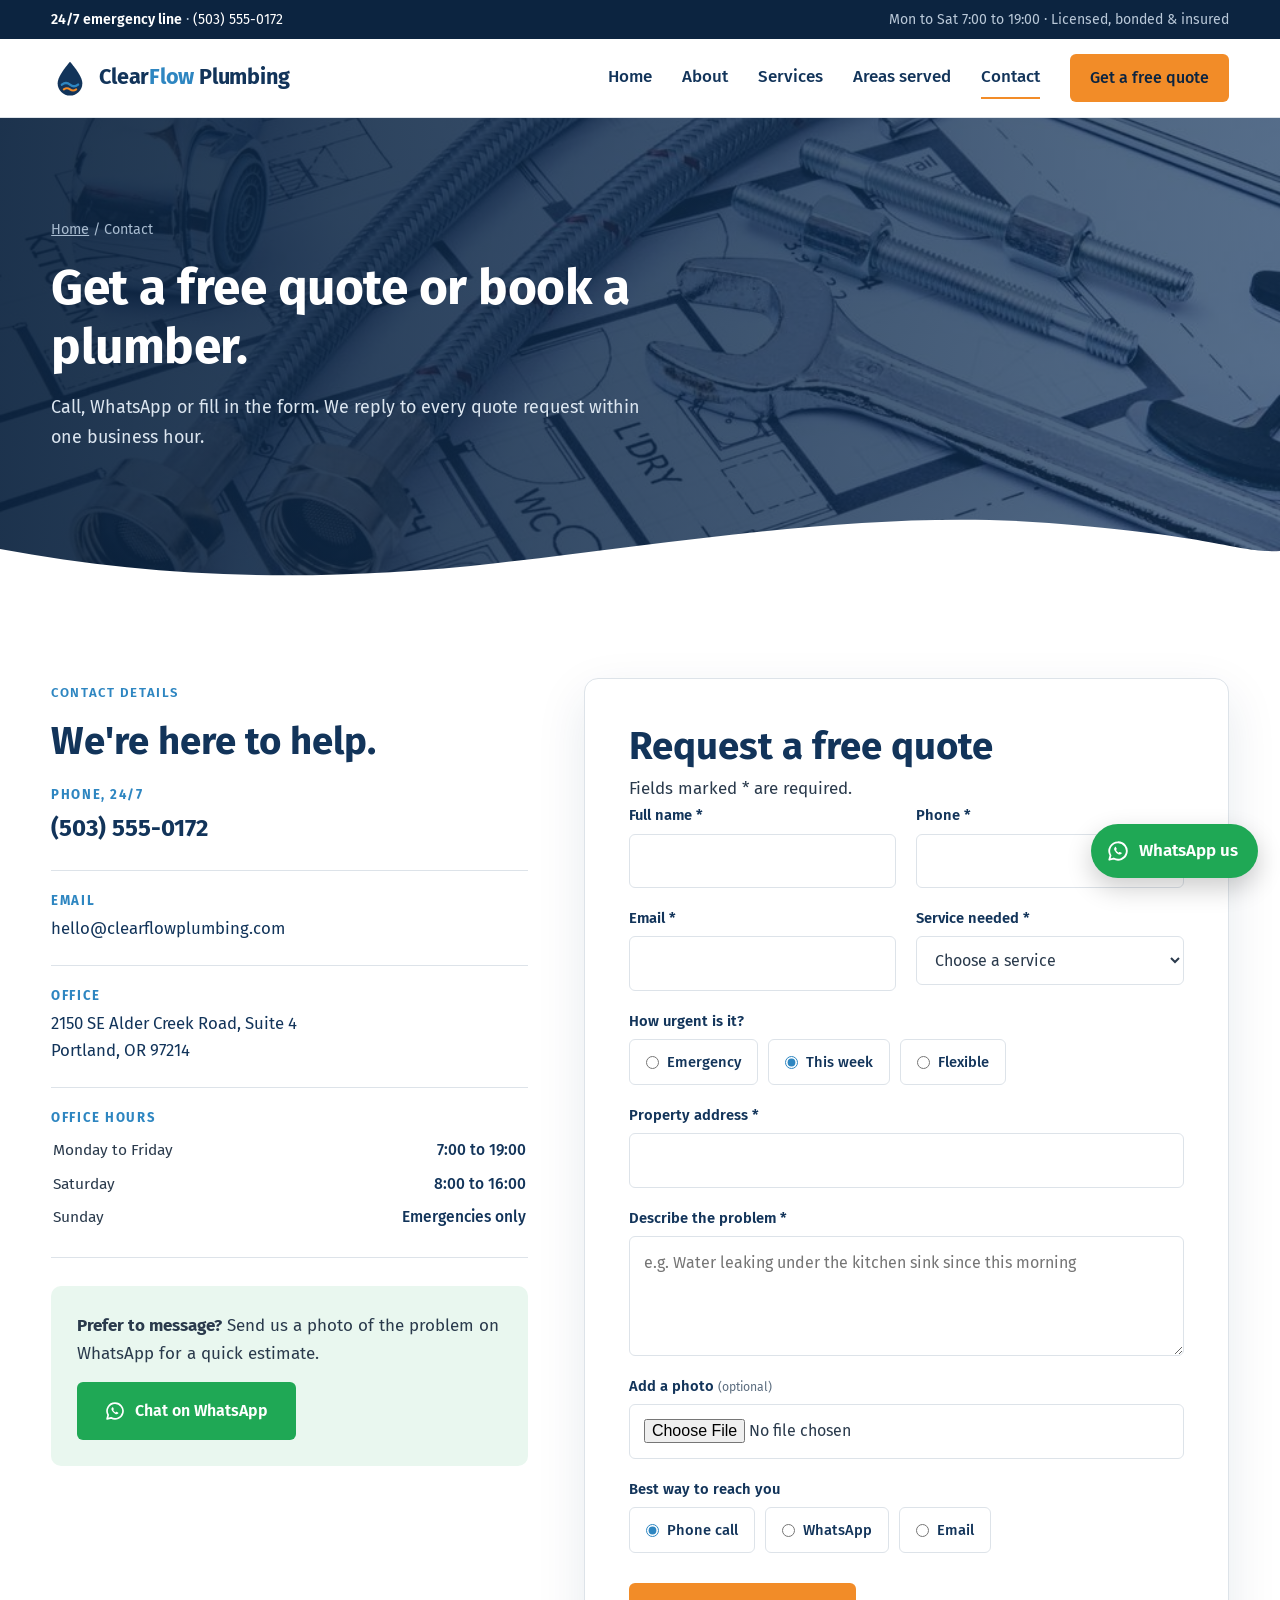
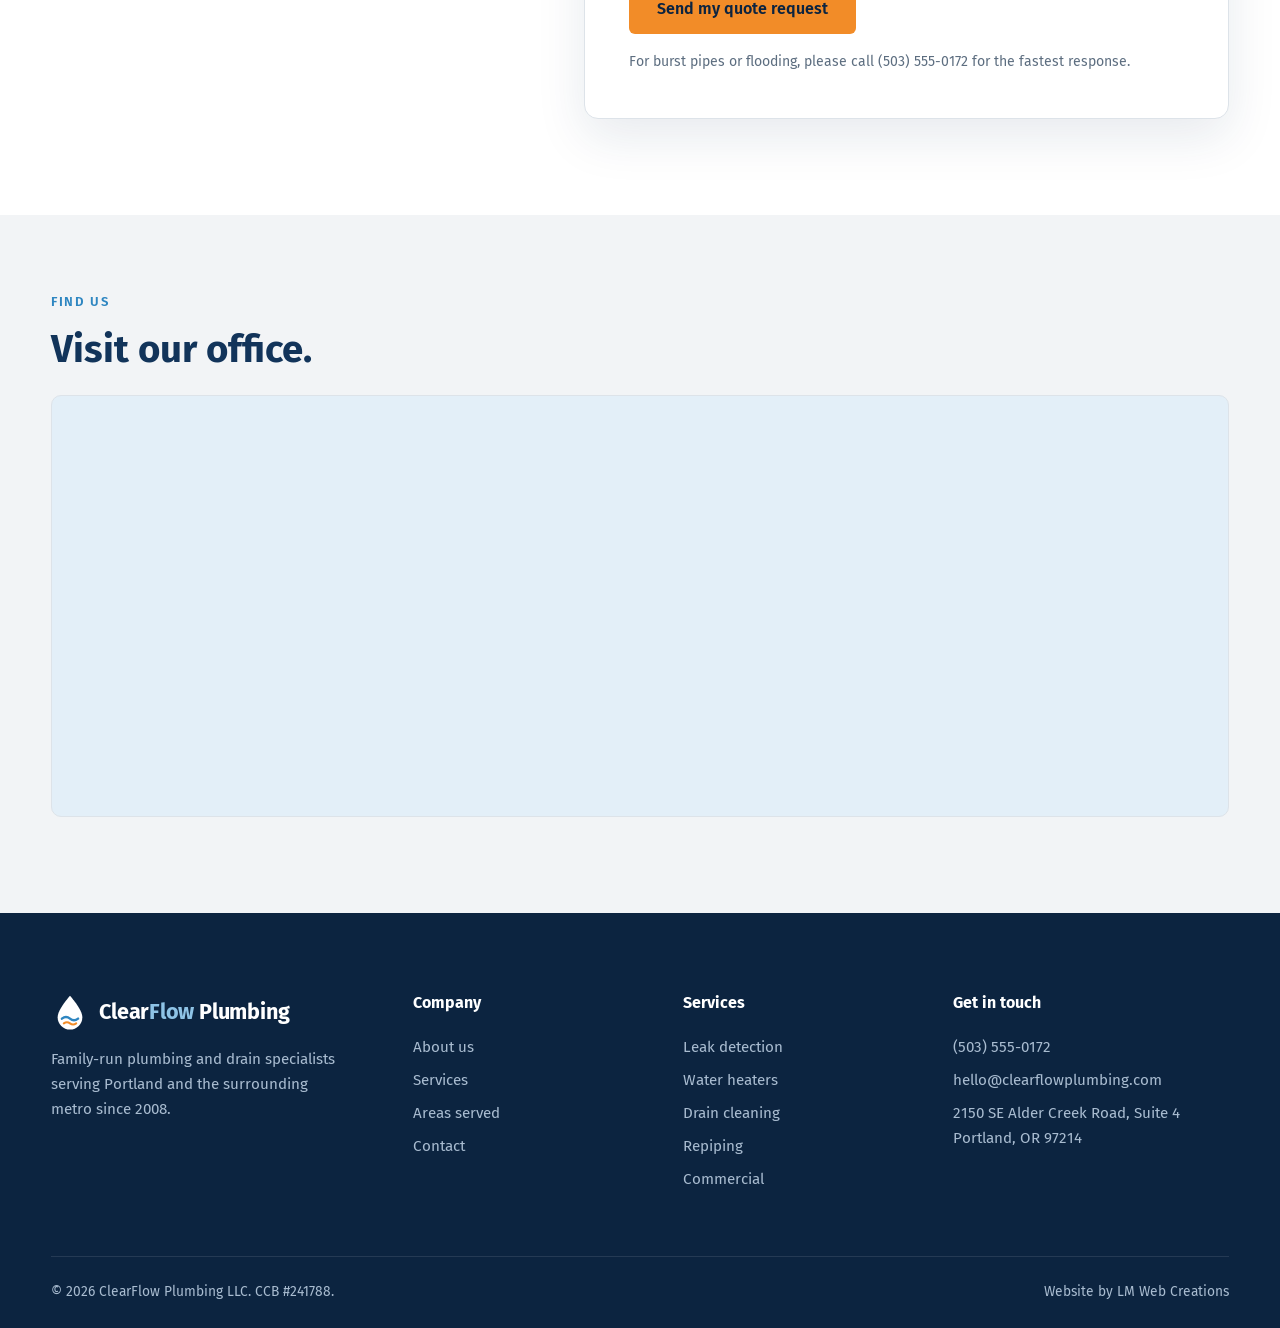
<file: contact.html>
<!DOCTYPE html>
<html lang="en">
<head>
<meta charset="UTF-8">
<meta name="viewport" content="width=device-width, initial-scale=1">
<title>Contact & Free Quote | ClearFlow Plumbing Portland</title>
<meta name="description" content="Request a free plumbing quote from ClearFlow Plumbing. Call, WhatsApp or use our online form.">
<link rel="preconnect" href="https://fonts.googleapis.com">
<link rel="preconnect" href="https://fonts.gstatic.com" crossorigin>
<link href="https://fonts.googleapis.com/css2?family=Fira+Sans:wght@400;500;600;700&display=swap" rel="stylesheet">
<link rel="stylesheet" href="css/style.css">
</head>
<body>
<div class="topbar"><div class="wrap">
  <span><strong>24/7 emergency line</strong> &middot; <a href="tel:+15035550172">(503) 555-0172</a></span>
  <span class="hide-sm">Mon to Sat 7:00 to 19:00 &middot; Licensed, bonded &amp; insured</span>
</div></div>
<header class="header"><div class="wrap">
  <a class="logo" href="index.html"><svg viewBox="0 0 40 40" aria-hidden="true"><path d="M20 3C20 3 7 17.5 7 25.5a13 13 0 0 0 26 0C33 17.5 20 3 20 3z" fill="#12345A"/><path d="M11.5 27c3-2.4 5.6-2.4 8.5 0s5.5 2.4 8.5 0" fill="none" stroke="#2E86C1" stroke-width="2.6" stroke-linecap="round"/><path d="M13.5 32c2.2-1.6 4.3-1.6 6.5 0s4.3 1.6 6.5 0" fill="none" stroke="#F28C28" stroke-width="2.2" stroke-linecap="round"/></svg><span>Clear<b>Flow</b> Plumbing</span></a>
  <button class="nav-toggle" aria-expanded="false" aria-label="Open menu">Menu</button>
  <nav class="nav"><a href="index.html">Home</a><a href="about.html">About</a><a href="services.html">Services</a><a href="areas.html">Areas served</a><a href="contact.html" class="active">Contact</a><a class="btn btn--orange" href="contact.html">Get a free quote</a></nav>
</div></header>
<main>
<section class="page-head" style="background-image:url('images/fittings.jpg')">
  <div class="wrap">
    <div class="crumbs"><a href="index.html">Home</a> / Contact</div>
    <h1>Get a free quote or book a plumber.</h1>
    <p>Call, WhatsApp or fill in the form. We reply to every quote request within one business hour.</p>
  </div>
  <svg class="wave" viewBox="0 0 1440 80" preserveAspectRatio="none" aria-hidden="true"><path d="M0 46c180 30 360 34 560 14S980 6 1180 20s210 30 260 28v32H0z" fill="#FFFFFF"/></svg>
</section>

<section class="section" id="quote"><div class="wrap contact-layout">
  <div>
    <span class="eyebrow">Contact details</span>
    <h2>We're here to help.</h2>
    <div class="info-block"><h4>Phone, 24/7</h4><a class="big" href="tel:+15035550172">(503) 555-0172</a></div>
    <div class="info-block"><h4>Email</h4><a href="mailto:hello@clearflowplumbing.com">hello@clearflowplumbing.com</a></div>
    <div class="info-block"><h4>Office</h4><p>2150 SE Alder Creek Road, Suite 4<br>Portland, OR 97214</p></div>
    <div class="info-block"><h4>Office hours</h4>
      <table class="hours"><tr><td>Monday to Friday</td><td>7:00 to 19:00</td></tr><tr><td>Saturday</td><td>8:00 to 16:00</td></tr><tr><td>Sunday</td><td>Emergencies only</td></tr></table>
    </div>
    <div class="wa-block">
      <p><strong>Prefer to message?</strong> Send us a photo of the problem on WhatsApp for a quick estimate.</p>
      <a class="btn btn--wa" href="https://wa.me/15035550172?text=Hi%20ClearFlow%2C%20I%20need%20a%20plumber." target="_blank" rel="noopener"><svg viewBox="0 0 24 24" aria-hidden="true"><path d="M12 2.5a9.5 9.5 0 0 0-8.2 14.3L2.5 21.5l4.8-1.3A9.5 9.5 0 1 0 12 2.5z" fill="none" stroke="currentColor" stroke-width="2" stroke-linejoin="round"/><path d="M8.6 7.8c.3-.4.7-.4 1-.2l1 1.9c.1.3 0 .6-.2.8l-.6.6c.6 1.3 1.6 2.3 2.9 2.9l.6-.6c.2-.2.5-.3.8-.2l1.9 1c.2.3.2.7-.2 1-.9.9-2.2 1.1-3.4.5a9 9 0 0 1-4.3-4.3c-.6-1.2-.4-2.5.5-3.4z" fill="currentColor"/></svg> Chat on WhatsApp</a>
    </div>
  </div>

  <div class="form-card">
    <div class="form-intro"><h2>Request a free quote</h2><p>Fields marked * are required.</p></div>
    <form id="quote-form" novalidate>
      <div class="form-grid">
        <div class="field"><label for="name">Full name *</label><input id="name" name="name" autocomplete="name"><span class="error-msg">Please enter your name.</span></div>
        <div class="field"><label for="phone">Phone *</label><input id="phone" name="phone" type="tel" autocomplete="tel"><span class="error-msg">Please enter a valid phone number.</span></div>
        <div class="field"><label for="email">Email *</label><input id="email" name="email" type="email" autocomplete="email"><span class="error-msg">Please enter a valid email.</span></div>
        <div class="field"><label for="service">Service needed *</label>
          <select id="service" name="service"><option value="">Choose a service</option><option>Leak detection &amp; repair</option><option>Water heater</option><option>Drain or sewer</option><option>Fixture installation</option><option>Valves &amp; main line</option><option>Repiping or remodel</option><option>Commercial plumbing</option><option>Something else</option></select>
          <span class="error-msg">Please choose a service.</span></div>
        <div class="field field--full"><label>How urgent is it?</label>
          <div class="radio-row">
            <label><input type="radio" name="urgency" value="emergency"> Emergency</label>
            <label><input type="radio" name="urgency" value="week" checked> This week</label>
            <label><input type="radio" name="urgency" value="flexible"> Flexible</label>
          </div></div>
        <div class="field field--full"><label for="address">Property address *</label><input id="address" name="address" autocomplete="street-address"><span class="error-msg">Please enter the property address.</span></div>
        <div class="field field--full"><label for="message">Describe the problem *</label><textarea id="message" name="message" placeholder="e.g. Water leaking under the kitchen sink since this morning"></textarea><span class="error-msg">Please add a short description (10+ characters).</span></div>
        <div class="field field--full"><label for="photo">Add a photo <small>(optional)</small></label><input id="photo" name="photo" type="file" accept="image/*"></div>
        <div class="field field--full"><label>Best way to reach you</label>
          <div class="radio-row">
            <label><input type="radio" name="contact" value="phone" checked> Phone call</label>
            <label><input type="radio" name="contact" value="whatsapp"> WhatsApp</label>
            <label><input type="radio" name="contact" value="email"> Email</label>
          </div></div>
      </div>
      <div class="btn-row"><button class="btn btn--orange" type="submit">Send my quote request</button></div>
      <p class="form-note">For burst pipes or flooding, please call (503) 555-0172 for the fastest response.</p>
    </form>
    <div class="form-success" id="form-success" aria-live="polite">
      <div class="success-mark"></div>
      <h3>Thanks, <span id="success-name"></span>. Your request is in.</h3>
      <p>A ClearFlow plumber will contact you within one business hour. If it's urgent, call us now on (503) 555-0172.</p>
      <div class="btn-row"><button class="btn btn--outline-dark" id="form-again" type="button">Send another request</button></div>
    </div>
  </div>
</div></section>

<section class="section section--grey" style="padding-top:72px"><div class="wrap">
  <span class="eyebrow">Find us</span>
  <h2>Visit our office.</h2>
  <div class="map" data-map="https://www.google.com/maps?q=SE+Alder+St,+Portland,+OR+97214&z=11&output=embed">
  <svg class="map-fallback" viewBox="0 0 800 460" role="img" aria-label="Map of the ClearFlow Plumbing service area around Portland, Oregon">
    <rect width="800" height="460" fill="#E8EEF3"/>
    <path d="M0 120 C120 140 180 90 260 130 S380 230 420 250 S520 380 600 400 S740 430 800 420 L800 460 L0 460Z" fill="#DCE5EC"/>
    <path d="M330 0 C350 80 300 140 360 200 S430 300 410 360 S440 430 470 460" fill="none" stroke="#B9D6EC" stroke-width="22"/>
    <path d="M0 300 C140 290 260 270 360 210 S560 120 800 140" fill="none" stroke="#B9D6EC" stroke-width="16"/>
    <g stroke="#FFFFFF" stroke-width="6" fill="none">
      <path d="M0 230 H800"/><path d="M200 0 V460"/><path d="M560 0 V460"/><path d="M0 60 L800 380"/><path d="M60 460 L700 0"/>
    </g>
    <circle cx="400" cy="230" r="150" fill="#2E86C1" fill-opacity="0.08" stroke="#2E86C1" stroke-dasharray="8 8" stroke-width="2"/>
    <g font-family="Fira Sans, Arial" font-size="15" fill="#12345A" font-weight="600">
      <text x="430" y="210">Portland</text><text x="150" y="200">Beaverton</text><text x="50" y="150">Hillsboro</text>
      <text x="380" y="340">Lake Oswego</text><text x="610" y="210">Gresham</text><text x="430" y="60">Vancouver, WA</text>
      <text x="230" y="320">Tigard</text><text x="520" y="300">Milwaukie</text><text x="560" y="390">Oregon City</text>
    </g>
    <g transform="translate(400 230)">
      <path d="M0 0 C-14 -18 -20 -28 -20 -38 a20 20 0 0 1 40 0 C20 -28 14 -18 0 0z" fill="#F28C28"/>
      <circle cx="0" cy="-38" r="7" fill="#FFFFFF"/>
    </g>
  </svg>
  <a class="map-link" href="https://www.google.com/maps/search/?api=1&query=SE+Alder+St+Portland+OR+97214" target="_blank" rel="noopener">Open in Google Maps</a>
</div>
</div></section>
</main>
<footer class="footer"><div class="wrap">
  <div class="footer-grid">
    <div>
      <a class="logo" href="index.html"><svg viewBox="0 0 40 40" aria-hidden="true"><path d="M20 3C20 3 7 17.5 7 25.5a13 13 0 0 0 26 0C33 17.5 20 3 20 3z" fill="#FFFFFF"/><path d="M11.5 27c3-2.4 5.6-2.4 8.5 0s5.5 2.4 8.5 0" fill="none" stroke="#2E86C1" stroke-width="2.6" stroke-linecap="round"/><path d="M13.5 32c2.2-1.6 4.3-1.6 6.5 0s4.3 1.6 6.5 0" fill="none" stroke="#F28C28" stroke-width="2.2" stroke-linecap="round"/></svg><span>Clear<b>Flow</b> Plumbing</span></a>
      <p>Family-run plumbing and drain specialists serving Portland and the surrounding metro since 2008.</p>
    </div>
    <div><h4>Company</h4><ul><li><a href="about.html">About us</a></li><li><a href="services.html">Services</a></li><li><a href="areas.html">Areas served</a></li><li><a href="contact.html">Contact</a></li></ul></div>
    <div><h4>Services</h4><ul><li><a href="services.html">Leak detection</a></li><li><a href="services.html">Water heaters</a></li><li><a href="services.html">Drain cleaning</a></li><li><a href="services.html">Repiping</a></li><li><a href="services.html">Commercial</a></li></ul></div>
    <div><h4>Get in touch</h4><ul>
      <li><a href="tel:+15035550172">(503) 555-0172</a></li>
      <li><a href="mailto:hello@clearflowplumbing.com">hello@clearflowplumbing.com</a></li>
      <li>2150 SE Alder Creek Road, Suite 4<br>Portland, OR 97214</li>
    </ul></div>
  </div>
  <div class="footer-bottom"><span>&copy; <span id="year">2026</span> ClearFlow Plumbing LLC. CCB #241788.</span><span>Website by LM Web Creations</span></div>
</div></footer>
<a class="wa-float" href="https://wa.me/15035550172?text=Hi%20ClearFlow%2C%20I%20need%20a%20plumber." target="_blank" rel="noopener" aria-label="Chat with us on WhatsApp"><svg viewBox="0 0 24 24" aria-hidden="true"><path d="M12 2.5a9.5 9.5 0 0 0-8.2 14.3L2.5 21.5l4.8-1.3A9.5 9.5 0 1 0 12 2.5z" fill="none" stroke="currentColor" stroke-width="2" stroke-linejoin="round"/><path d="M8.6 7.8c.3-.4.7-.4 1-.2l1 1.9c.1.3 0 .6-.2.8l-.6.6c.6 1.3 1.6 2.3 2.9 2.9l.6-.6c.2-.2.5-.3.8-.2l1.9 1c.2.3.2.7-.2 1-.9.9-2.2 1.1-3.4.5a9 9 0 0 1-4.3-4.3c-.6-1.2-.4-2.5.5-3.4z" fill="currentColor"/></svg><span>WhatsApp us</span></a>
<script src="js/main.js"></script>
</body>
</html>
</file>
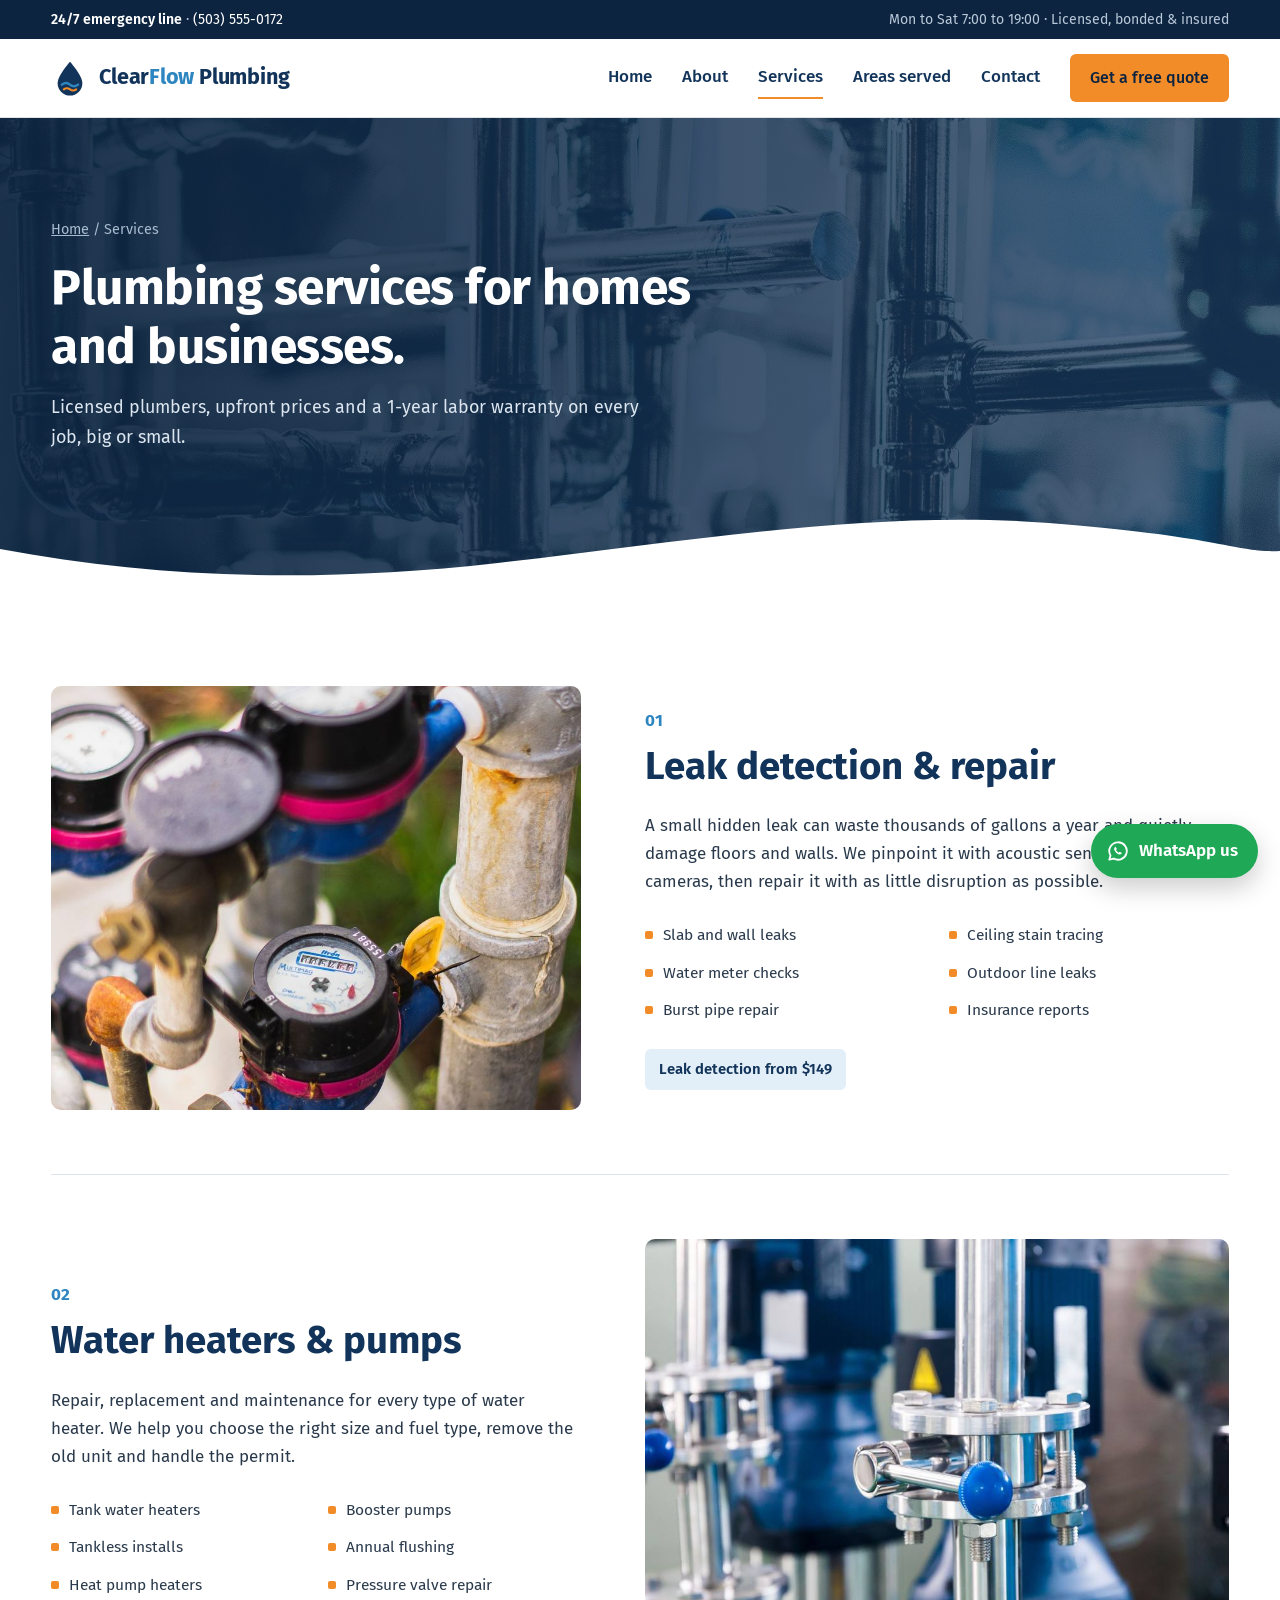
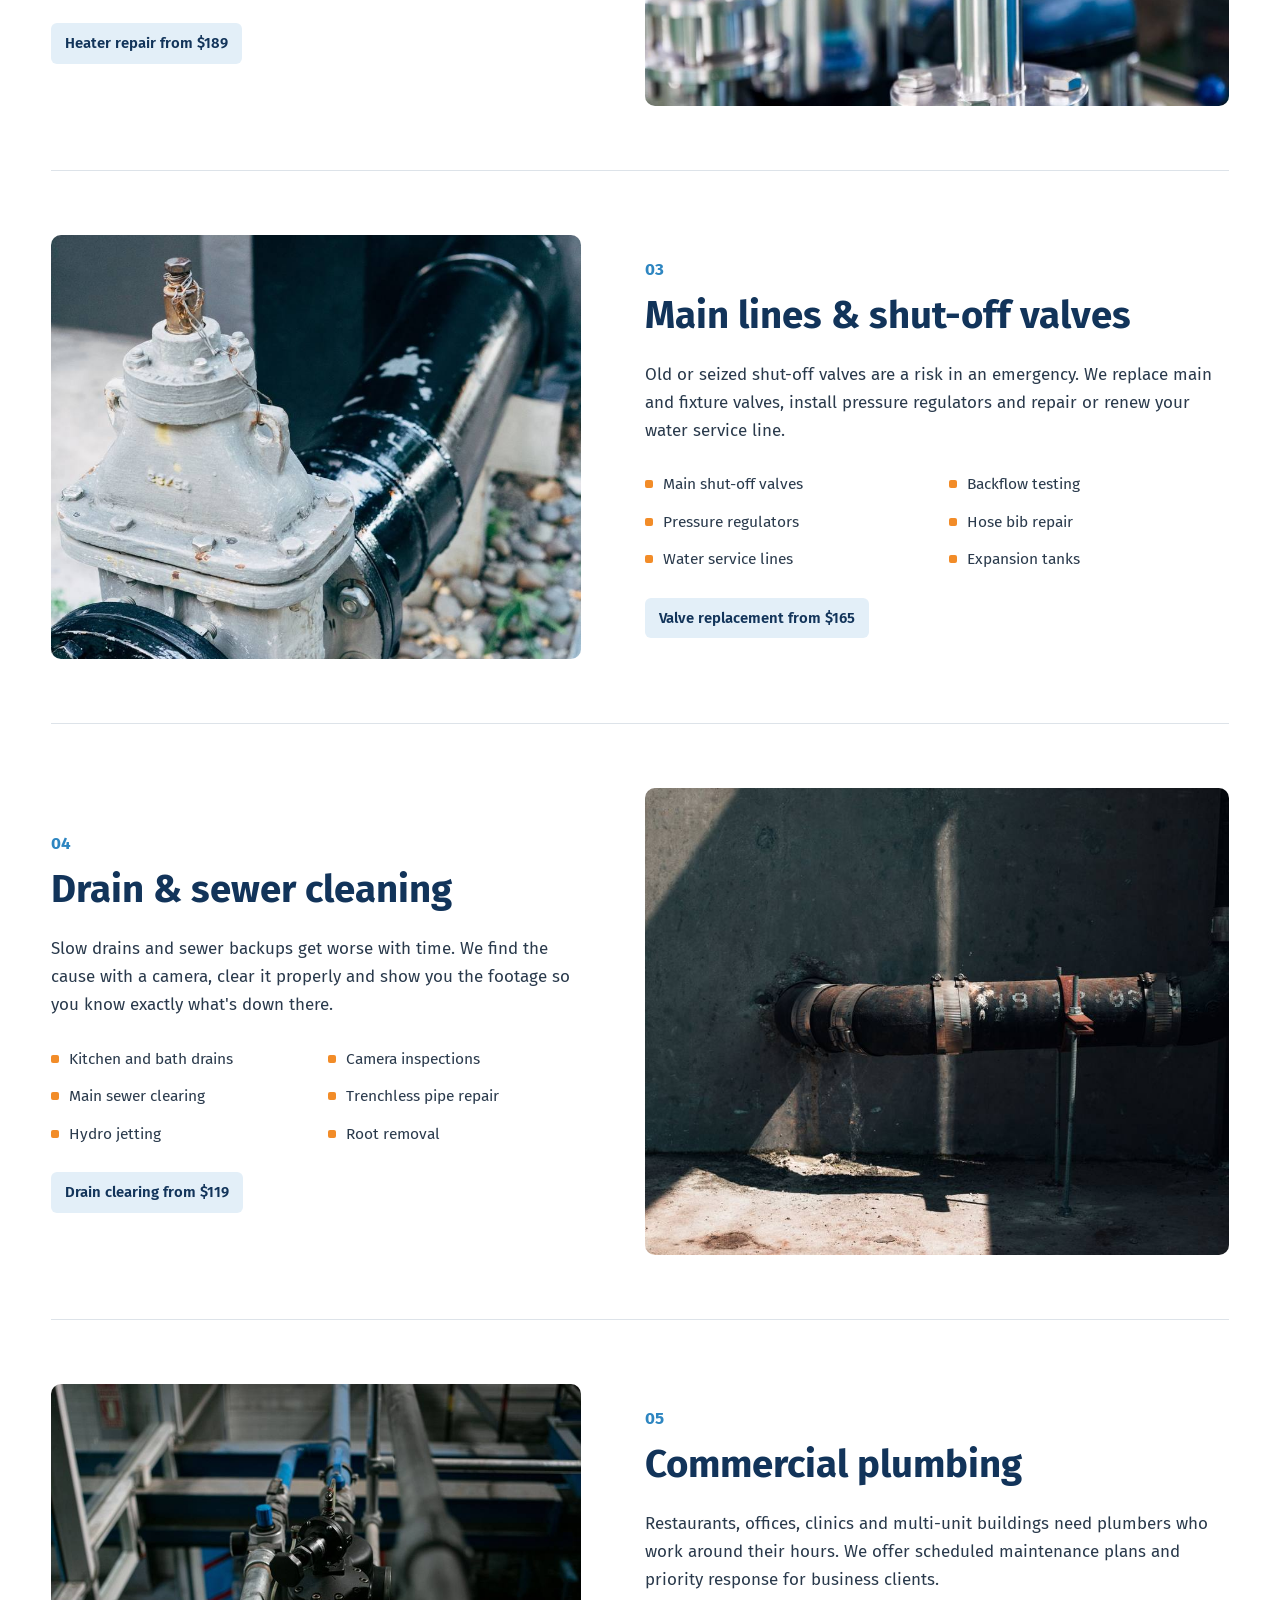
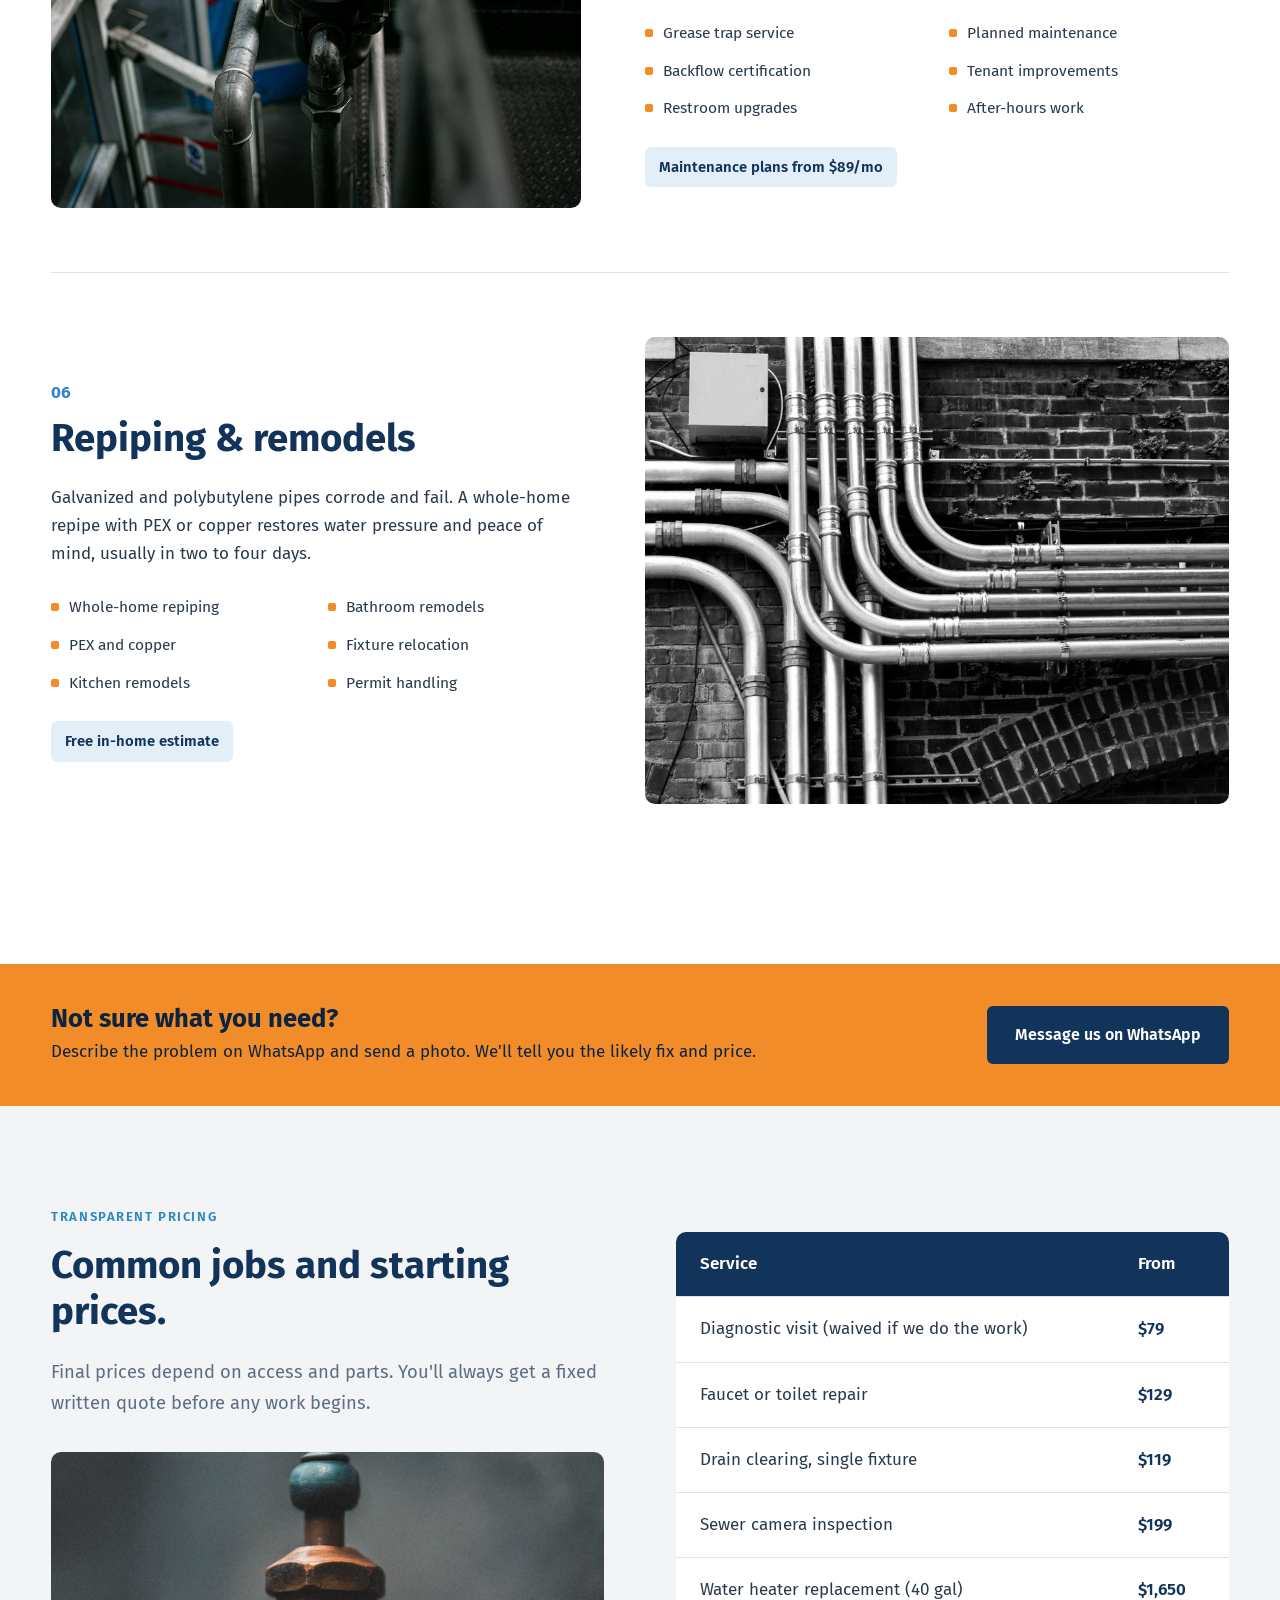
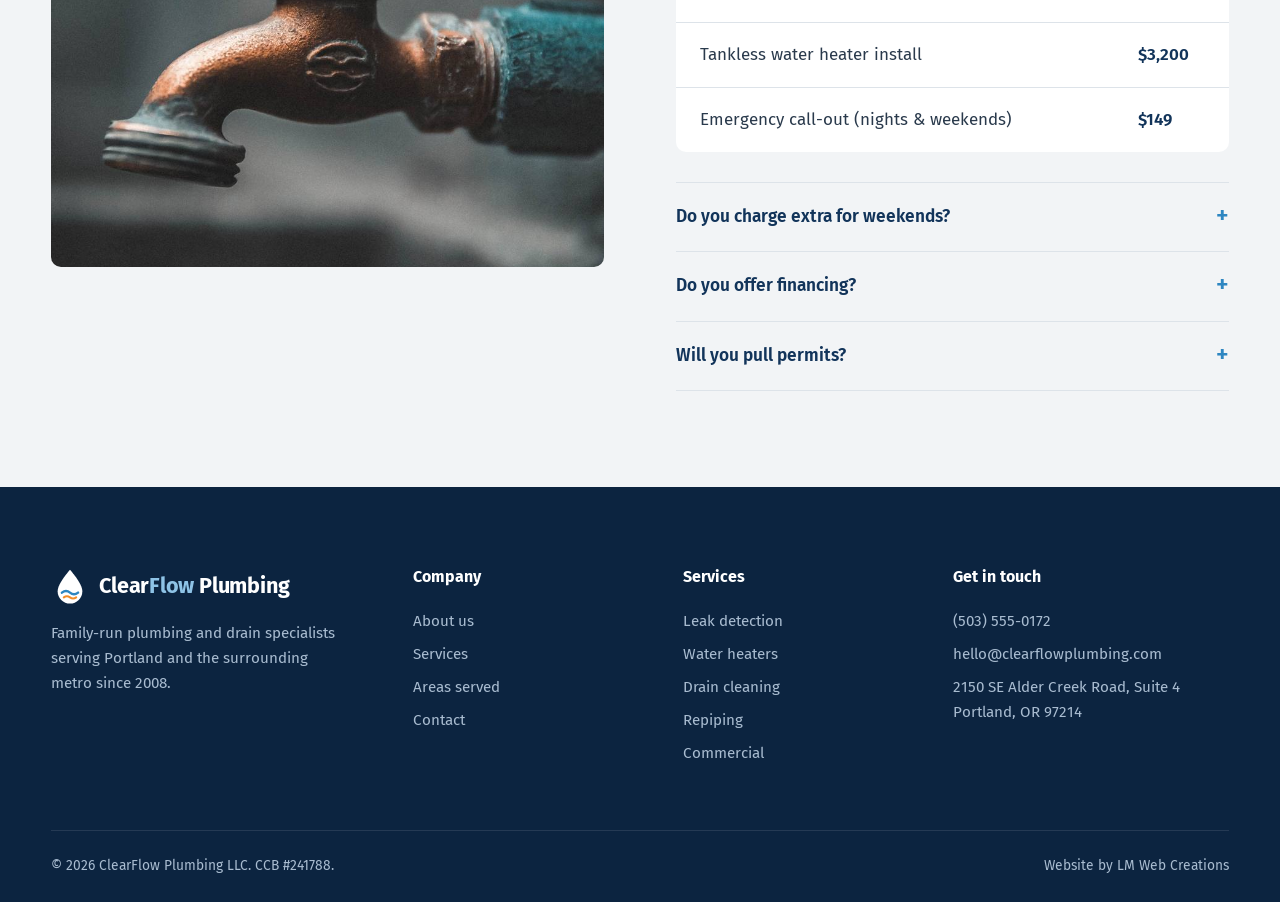
<file: services.html>
<!DOCTYPE html>
<html lang="en">
<head>
<meta charset="UTF-8">
<meta name="viewport" content="width=device-width, initial-scale=1">
<title>Plumbing Services | ClearFlow Plumbing Portland</title>
<meta name="description" content="Leak detection, water heaters, drain cleaning, repiping and commercial plumbing in Portland, OR.">
<link rel="preconnect" href="https://fonts.googleapis.com">
<link rel="preconnect" href="https://fonts.gstatic.com" crossorigin>
<link href="https://fonts.googleapis.com/css2?family=Fira+Sans:wght@400;500;600;700&display=swap" rel="stylesheet">
<link rel="stylesheet" href="css/style.css">
</head>
<body>
<div class="topbar"><div class="wrap">
  <span><strong>24/7 emergency line</strong> &middot; <a href="tel:+15035550172">(503) 555-0172</a></span>
  <span class="hide-sm">Mon to Sat 7:00 to 19:00 &middot; Licensed, bonded &amp; insured</span>
</div></div>
<header class="header"><div class="wrap">
  <a class="logo" href="index.html"><svg viewBox="0 0 40 40" aria-hidden="true"><path d="M20 3C20 3 7 17.5 7 25.5a13 13 0 0 0 26 0C33 17.5 20 3 20 3z" fill="#12345A"/><path d="M11.5 27c3-2.4 5.6-2.4 8.5 0s5.5 2.4 8.5 0" fill="none" stroke="#2E86C1" stroke-width="2.6" stroke-linecap="round"/><path d="M13.5 32c2.2-1.6 4.3-1.6 6.5 0s4.3 1.6 6.5 0" fill="none" stroke="#F28C28" stroke-width="2.2" stroke-linecap="round"/></svg><span>Clear<b>Flow</b> Plumbing</span></a>
  <button class="nav-toggle" aria-expanded="false" aria-label="Open menu">Menu</button>
  <nav class="nav"><a href="index.html">Home</a><a href="about.html">About</a><a href="services.html" class="active">Services</a><a href="areas.html">Areas served</a><a href="contact.html">Contact</a><a class="btn btn--orange" href="contact.html">Get a free quote</a></nav>
</div></header>
<main>
<section class="page-head" style="background-image:url('images/chrome-pipes.jpg')">
  <div class="wrap">
    <div class="crumbs"><a href="index.html">Home</a> / Services</div>
    <h1>Plumbing services for homes and businesses.</h1>
    <p>Licensed plumbers, upfront prices and a 1-year labor warranty on every job, big or small.</p>
  </div>
  <svg class="wave" viewBox="0 0 1440 80" preserveAspectRatio="none" aria-hidden="true"><path d="M0 46c180 30 360 34 560 14S980 6 1180 20s210 30 260 28v32H0z" fill="#FFFFFF"/></svg>
</section>
<section class="section" style="padding-top:40px"><div class="wrap"><div class="service-row" id="leaks">
  <div class="service-media"><img src="images/meters.jpg" alt="Row of water meters on a pipe" loading="lazy"></div>
  <div><span class="service-index">01</span><h2>Leak detection &amp; repair</h2><p>A small hidden leak can waste thousands of gallons a year and quietly damage floors and walls. We pinpoint it with acoustic sensors and thermal cameras, then repair it with as little disruption as possible.</p><ul><li>Slab and wall leaks</li><li>Water meter checks</li><li>Burst pipe repair</li><li>Ceiling stain tracing</li><li>Outdoor line leaks</li><li>Insurance reports</li></ul><span class="price-tag">Leak detection from $149</span></div>
</div><div class="service-row" id="heaters">
  <div class="service-media"><img src="images/pumps.jpg" alt="Stainless steel pump valves" loading="lazy"></div>
  <div><span class="service-index">02</span><h2>Water heaters &amp; pumps</h2><p>Repair, replacement and maintenance for every type of water heater. We help you choose the right size and fuel type, remove the old unit and handle the permit.</p><ul><li>Tank water heaters</li><li>Tankless installs</li><li>Heat pump heaters</li><li>Booster pumps</li><li>Annual flushing</li><li>Pressure valve repair</li></ul><span class="price-tag">Heater repair from $189</span></div>
</div><div class="service-row" id="valves">
  <div class="service-media"><img src="images/gate-valve.jpg" alt="Grey gate valve on black pipe" loading="lazy"></div>
  <div><span class="service-index">03</span><h2>Main lines &amp; shut-off valves</h2><p>Old or seized shut-off valves are a risk in an emergency. We replace main and fixture valves, install pressure regulators and repair or renew your water service line.</p><ul><li>Main shut-off valves</li><li>Pressure regulators</li><li>Water service lines</li><li>Backflow testing</li><li>Hose bib repair</li><li>Expansion tanks</li></ul><span class="price-tag">Valve replacement from $165</span></div>
</div><div class="service-row" id="drains">
  <div class="service-media"><img src="images/drain-pipe.jpg" alt="Old cast iron drain pipe with clamps" loading="lazy"></div>
  <div><span class="service-index">04</span><h2>Drain &amp; sewer cleaning</h2><p>Slow drains and sewer backups get worse with time. We find the cause with a camera, clear it properly and show you the footage so you know exactly what's down there.</p><ul><li>Kitchen and bath drains</li><li>Main sewer clearing</li><li>Hydro jetting</li><li>Camera inspections</li><li>Trenchless pipe repair</li><li>Root removal</li></ul><span class="price-tag">Drain clearing from $119</span></div>
</div><div class="service-row" id="commercial">
  <div class="service-media"><img src="images/commercial.jpg" alt="Commercial pipework and filter" loading="lazy"></div>
  <div><span class="service-index">05</span><h2>Commercial plumbing</h2><p>Restaurants, offices, clinics and multi-unit buildings need plumbers who work around their hours. We offer scheduled maintenance plans and priority response for business clients.</p><ul><li>Grease trap service</li><li>Backflow certification</li><li>Restroom upgrades</li><li>Planned maintenance</li><li>Tenant improvements</li><li>After-hours work</li></ul><span class="price-tag">Maintenance plans from $89/mo</span></div>
</div><div class="service-row" id="repiping">
  <div class="service-media"><img src="images/repipe.jpg" alt="Neat parallel pipe runs on a brick wall" loading="lazy"></div>
  <div><span class="service-index">06</span><h2>Repiping &amp; remodels</h2><p>Galvanized and polybutylene pipes corrode and fail. A whole-home repipe with PEX or copper restores water pressure and peace of mind, usually in two to four days.</p><ul><li>Whole-home repiping</li><li>PEX and copper</li><li>Kitchen remodels</li><li>Bathroom remodels</li><li>Fixture relocation</li><li>Permit handling</li></ul><span class="price-tag">Free in-home estimate</span></div>
</div></div></section>
<section class="band"><div class="wrap">
  <div><h3>Not sure what you need?</h3><p>Describe the problem on WhatsApp and send a photo. We'll tell you the likely fix and price.</p></div>
  <a class="btn btn--navy" href="https://wa.me/15035550172?text=Hi%20ClearFlow%2C%20I%20need%20a%20plumber." target="_blank" rel="noopener">Message us on WhatsApp</a>
</div></section>

<section class="section section--grey"><div class="wrap split" style="align-items:start">
  <div>
    <span class="eyebrow">Transparent pricing</span>
    <h2>Common jobs and starting prices.</h2>
    <p class="lead">Final prices depend on access and parts. You'll always get a fixed written quote before any work begins.</p>
    <img src="images/tap.jpg" alt="Copper tap" class="img-wide" style="margin-top:34px" loading="lazy">
  </div>
  <div>
    <table class="table">
      <tr><th>Service</th><th>From</th></tr>
      <tr><td>Diagnostic visit (waived if we do the work)</td><td>$79</td></tr>
      <tr><td>Faucet or toilet repair</td><td>$129</td></tr>
      <tr><td>Drain clearing, single fixture</td><td>$119</td></tr>
      <tr><td>Sewer camera inspection</td><td>$199</td></tr>
      <tr><td>Water heater replacement (40 gal)</td><td>$1,650</td></tr>
      <tr><td>Tankless water heater install</td><td>$3,200</td></tr>
      <tr><td>Emergency call-out (nights &amp; weekends)</td><td>$149</td></tr>
    </table>
    <div class="faq">
      <details><summary>Do you charge extra for weekends?</summary><p>Emergency visits outside business hours carry a flat $149 call-out fee. The repair itself is priced the same as a weekday job.</p></details>
      <details><summary>Do you offer financing?</summary><p>Yes. Larger jobs such as water heaters and repipes can be spread over 6 to 24 months with approved credit.</p></details>
      <details><summary>Will you pull permits?</summary><p>Always, when a permit is required. The cost is included in your written quote.</p></details>
    </div>
  </div>
</div></section>
</main>
<footer class="footer"><div class="wrap">
  <div class="footer-grid">
    <div>
      <a class="logo" href="index.html"><svg viewBox="0 0 40 40" aria-hidden="true"><path d="M20 3C20 3 7 17.5 7 25.5a13 13 0 0 0 26 0C33 17.5 20 3 20 3z" fill="#FFFFFF"/><path d="M11.5 27c3-2.4 5.6-2.4 8.5 0s5.5 2.4 8.5 0" fill="none" stroke="#2E86C1" stroke-width="2.6" stroke-linecap="round"/><path d="M13.5 32c2.2-1.6 4.3-1.6 6.5 0s4.3 1.6 6.5 0" fill="none" stroke="#F28C28" stroke-width="2.2" stroke-linecap="round"/></svg><span>Clear<b>Flow</b> Plumbing</span></a>
      <p>Family-run plumbing and drain specialists serving Portland and the surrounding metro since 2008.</p>
    </div>
    <div><h4>Company</h4><ul><li><a href="about.html">About us</a></li><li><a href="services.html">Services</a></li><li><a href="areas.html">Areas served</a></li><li><a href="contact.html">Contact</a></li></ul></div>
    <div><h4>Services</h4><ul><li><a href="services.html">Leak detection</a></li><li><a href="services.html">Water heaters</a></li><li><a href="services.html">Drain cleaning</a></li><li><a href="services.html">Repiping</a></li><li><a href="services.html">Commercial</a></li></ul></div>
    <div><h4>Get in touch</h4><ul>
      <li><a href="tel:+15035550172">(503) 555-0172</a></li>
      <li><a href="mailto:hello@clearflowplumbing.com">hello@clearflowplumbing.com</a></li>
      <li>2150 SE Alder Creek Road, Suite 4<br>Portland, OR 97214</li>
    </ul></div>
  </div>
  <div class="footer-bottom"><span>&copy; <span id="year">2026</span> ClearFlow Plumbing LLC. CCB #241788.</span><span>Website by LM Web Creations</span></div>
</div></footer>
<a class="wa-float" href="https://wa.me/15035550172?text=Hi%20ClearFlow%2C%20I%20need%20a%20plumber." target="_blank" rel="noopener" aria-label="Chat with us on WhatsApp"><svg viewBox="0 0 24 24" aria-hidden="true"><path d="M12 2.5a9.5 9.5 0 0 0-8.2 14.3L2.5 21.5l4.8-1.3A9.5 9.5 0 1 0 12 2.5z" fill="none" stroke="currentColor" stroke-width="2" stroke-linejoin="round"/><path d="M8.6 7.8c.3-.4.7-.4 1-.2l1 1.9c.1.3 0 .6-.2.8l-.6.6c.6 1.3 1.6 2.3 2.9 2.9l.6-.6c.2-.2.5-.3.8-.2l1.9 1c.2.3.2.7-.2 1-.9.9-2.2 1.1-3.4.5a9 9 0 0 1-4.3-4.3c-.6-1.2-.4-2.5.5-3.4z" fill="currentColor"/></svg><span>WhatsApp us</span></a>
<script src="js/main.js"></script>
</body>
</html>
</file>
<file: css/style.css>
/* ClearFlow Plumbing - main stylesheet */
:root {
  --navy: #12345A;
  --navy-deep: #0C2440;
  --blue: #2E86C1;
  --blue-soft: #E3EFF8;
  --orange: #F28C28;
  --orange-dark: #D9741A;
  --grey: #F2F4F6;
  --line: #DDE3E9;
  --text: #2A3A4C;
  --muted: #5D6E80;
  --white: #FFFFFF;
  --radius: 10px;
  --wrap: 1180px;
}

* { box-sizing: border-box; margin: 0; padding: 0; }
html { scroll-behavior: auto; }
body {
  font-family: "Fira Sans", Arial, sans-serif;
  color: var(--text);
  background: var(--white);
  line-height: 1.65;
  font-size: 17px;
}
img { max-width: 100%; display: block; }
a { color: var(--blue); }
h1, h2, h3, h4 { color: var(--navy); line-height: 1.2; font-weight: 700; }
h1 { font-size: clamp(2.2rem, 5vw, 3.6rem); letter-spacing: -0.01em; }
h2 { font-size: clamp(1.7rem, 3.2vw, 2.4rem); margin-bottom: 0.6em; }
h3 { font-size: 1.25rem; margin-bottom: 0.4em; }
p + p { margin-top: 1em; }

.wrap { width: min(var(--wrap), 92%); margin: 0 auto; }
.section { padding: 96px 0; }
.section--grey { background: var(--grey); }
.section--navy { background: var(--navy); color: #D4DEE9; }
.section--navy h2, .section--navy h3 { color: var(--white); }
.eyebrow {
  display: inline-block;
  font-size: 0.82rem;
  font-weight: 600;
  letter-spacing: 0.12em;
  text-transform: uppercase;
  color: var(--blue);
  margin-bottom: 14px;
}
.eyebrow--light { color: #8EC3E6; }
.lead { font-size: 1.15rem; color: var(--muted); max-width: 640px; }
.center { text-align: center; }
.center .lead { margin: 0 auto; }

/* Buttons */
.btn {
  display: inline-block;
  padding: 14px 26px;
  border-radius: 6px;
  font-weight: 600;
  font-size: 1rem;
  text-decoration: none;
  border: 2px solid transparent;
  cursor: pointer;
  font-family: inherit;
}
.btn--orange { background: var(--orange); color: var(--navy-deep); }
.btn--orange:hover { background: var(--orange-dark); }
.btn--navy { background: var(--navy); color: var(--white); }
.btn--navy:hover { background: var(--navy-deep); }
.btn--outline { border-color: rgba(255,255,255,0.7); color: var(--white); }
.btn--outline:hover { background: rgba(255,255,255,0.1); }
.btn--outline-dark { border-color: var(--navy); color: var(--navy); }
.btn-row { display: flex; flex-wrap: wrap; gap: 14px; margin-top: 30px; }
.text-link { font-weight: 600; color: var(--blue); text-decoration: none; border-bottom: 2px solid var(--blue-soft); }
.text-link:hover { border-color: var(--blue); }

/* Top bar + header */
.topbar { background: var(--navy-deep); color: #B9C8D8; font-size: 0.88rem; }
.topbar .wrap { display: flex; justify-content: space-between; gap: 16px; padding: 8px 0; flex-wrap: wrap; }
.topbar strong { color: var(--white); font-weight: 600; }
.topbar a { color: var(--white); text-decoration: none; }

.header { background: var(--white); border-bottom: 1px solid var(--line); position: sticky; top: 0; z-index: 50; }
.header .wrap { display: flex; align-items: center; justify-content: space-between; height: 78px; gap: 24px; }
.logo { display: flex; align-items: center; gap: 10px; text-decoration: none; }
.logo svg { width: 38px; height: 38px; flex: none; }
.logo span { font-size: 1.35rem; font-weight: 700; color: var(--navy); letter-spacing: -0.01em; }
.logo span b { color: var(--blue); font-weight: 700; }
.nav { display: flex; align-items: center; gap: 30px; }
.nav a { color: var(--navy); text-decoration: none; font-weight: 500; padding: 6px 0; border-bottom: 2px solid transparent; }
.nav a:hover, .nav a.active { border-color: var(--orange); }
.nav .btn { padding: 11px 20px; border: none; color: var(--navy-deep); }
.nav-toggle { display: none; background: none; border: 2px solid var(--navy); border-radius: 6px; padding: 8px 12px; font: 600 0.9rem "Fira Sans", sans-serif; color: var(--navy); cursor: pointer; }

/* Hero */
.hero {
  position: relative;
  color: var(--white);
  background: var(--navy-deep) url("../images/hero.jpg") 70% 38% / cover no-repeat;
  overflow: hidden;
}
.hero::before {
  content: "";
  position: absolute; inset: 0;
  background: linear-gradient(90deg, rgba(12,36,64,0.94) 0%, rgba(18,52,90,0.82) 45%, rgba(18,52,90,0.25) 100%);
}
.hero .wrap { position: relative; padding: 130px 0 170px; }
.hero h1 { color: var(--white); max-width: 680px; }
.hero h1 em { font-style: normal; color: var(--orange); }
.hero p { font-size: 1.2rem; max-width: 560px; margin-top: 22px; color: #DCE6F0; }
.hero-badges { display: flex; gap: 28px; flex-wrap: wrap; margin-top: 40px; font-size: 0.95rem; color: #C9D6E3; }
.hero-badges span { padding-left: 14px; border-left: 3px solid var(--orange); }
.wave { position: absolute; left: 0; right: 0; bottom: -1px; width: 100%; height: 80px; display: block; }

/* Page header (inner pages) */
.page-head { position: relative; color: var(--white); background-size: cover; background-position: center; }
.page-head::before { content: ""; position: absolute; inset: 0; background: linear-gradient(90deg, rgba(12,36,64,0.93), rgba(18,52,90,0.7)); }
.page-head .wrap { position: relative; padding: 100px 0 130px; }
.page-head h1 { color: var(--white); font-size: clamp(2rem, 4.4vw, 3.1rem); max-width: 720px; }
.page-head p { max-width: 600px; margin-top: 16px; font-size: 1.12rem; color: #DCE6F0; }
.crumbs { font-size: 0.9rem; color: #A9BCD0; margin-bottom: 16px; }
.crumbs a { color: #A9BCD0; }

/* Trust strip */
.trust { position: relative; z-index: 2; margin-top: -60px; }
.trust-inner {
  background: var(--white);
  border-radius: var(--radius);
  box-shadow: 0 18px 40px rgba(18,52,90,0.12);
  display: grid;
  grid-template-columns: repeat(4, 1fr);
}
.trust-item { padding: 28px 26px; border-right: 1px solid var(--line); }
.trust-item:last-child { border-right: none; }
.trust-item strong { display: block; color: var(--navy); font-size: 1.05rem; margin-bottom: 4px; }
.trust-item span { color: var(--muted); font-size: 0.93rem; }
.trust-num { font-size: 0.8rem; font-weight: 700; color: var(--orange); letter-spacing: 0.1em; display: block; margin-bottom: 8px; }

/* Split layout */
.split { display: grid; grid-template-columns: 1fr 1fr; gap: 72px; align-items: center; }
.split--wide-img { grid-template-columns: 1.15fr 1fr; }
.split img { border-radius: var(--radius); width: 100%; height: 100%; object-fit: cover; }
.img-tall { aspect-ratio: 4 / 5; }
.img-wide { aspect-ratio: 4 / 3; }
.img-stack { position: relative; }
.img-stack .img-small {
  position: absolute; width: 46%; height: auto; aspect-ratio: 1; object-fit: cover;
  right: -28px; bottom: -36px; border: 8px solid var(--white); border-radius: var(--radius);
}
.img-tag {
  position: absolute; left: 24px; top: 24px;
  background: var(--orange); color: var(--navy-deep);
  padding: 14px 18px; border-radius: 8px; font-weight: 600; line-height: 1.25;
}
.img-tag b { display: block; font-size: 1.8rem; }

/* Stats */
.stats { display: flex; gap: 40px; margin-top: 34px; padding-top: 30px; border-top: 1px solid var(--line); flex-wrap: wrap; }
.stats div b { display: block; font-size: 2rem; color: var(--navy); line-height: 1.1; }
.stats div span { font-size: 0.92rem; color: var(--muted); }

/* Service rows (home preview, 2 columns) */
.svc-head { display: flex; justify-content: space-between; align-items: end; gap: 30px; margin-bottom: 48px; flex-wrap: wrap; }
.svc-grid { display: grid; grid-template-columns: 1fr 1fr; gap: 26px; }
.svc {
  display: grid; grid-template-columns: 180px 1fr; gap: 0;
  background: var(--white); border-radius: var(--radius); overflow: hidden;
  border: 1px solid var(--line);
}
.svc img { width: 100%; height: 100%; object-fit: cover; min-height: 200px; }
.svc-body { padding: 26px 28px; }
.svc-body p { color: var(--muted); font-size: 0.97rem; }
.svc-price { display: block; margin-top: 14px; font-size: 0.9rem; font-weight: 600; color: var(--blue); }

/* Emergency band */
.band { background: var(--orange); color: var(--navy-deep); }
.band .wrap { display: flex; justify-content: space-between; align-items: center; gap: 30px; padding: 40px 0; flex-wrap: wrap; }
.band h3 { color: var(--navy-deep); font-size: 1.6rem; margin: 0; }
.band p { margin-top: 4px; }
.band-phone { font-size: 1.7rem; font-weight: 700; color: var(--navy-deep); text-decoration: none; }

/* Steps */
.steps { display: grid; grid-template-columns: repeat(4, 1fr); gap: 0; margin-top: 50px; counter-reset: step; border-top: 2px solid rgba(255,255,255,0.15); }
.step { padding: 30px 28px 0 0; position: relative; }
.step::before {
  counter-increment: step; content: "0" counter(step);
  display: block; font-size: 2.6rem; font-weight: 700; color: var(--orange); margin-bottom: 10px; line-height: 1;
}
.step p { font-size: 0.97rem; }

/* Checklist */
.checks { list-style: none; margin-top: 26px; }
.checks li { position: relative; padding: 14px 0 14px 38px; border-bottom: 1px solid var(--line); }
.checks li::before {
  content: ""; position: absolute; left: 4px; top: 21px; width: 16px; height: 9px;
  border-left: 3px solid var(--blue); border-bottom: 3px solid var(--blue); transform: rotate(-45deg);
}
.checks li strong { color: var(--navy); }

/* Reviews */
.reviews { display: grid; grid-template-columns: 1.3fr 1fr; gap: 26px; margin-top: 44px; }
.review { background: var(--white); border-radius: var(--radius); padding: 38px; border: 1px solid var(--line); }
.review--feature { background: var(--navy); color: #DCE6F0; border: none; }
.review--feature blockquote { font-size: 1.3rem; color: var(--white); }
.review blockquote { font-size: 1.05rem; line-height: 1.6; }
.review cite { display: block; margin-top: 22px; font-style: normal; font-weight: 600; color: var(--navy); }
.review--feature cite { color: var(--orange); }
.review cite span { display: block; font-weight: 400; font-size: 0.9rem; color: var(--muted); }
.review--feature cite span { color: #A9BCD0; }
.stars { color: var(--orange); letter-spacing: 3px; font-size: 1.1rem; margin-bottom: 14px; }
.reviews-side { display: grid; gap: 26px; }

/* CTA */
.cta {
  display: grid; grid-template-columns: 1fr 0.8fr; border-radius: 14px; overflow: hidden; background: var(--navy);
}
.cta-body { padding: 64px 56px; color: #D4DEE9; }
.cta-body h2 { color: var(--white); }
.cta img { width: 100%; height: 100%; object-fit: cover; }

/* Values grid */
.values { display: grid; grid-template-columns: 1fr 1fr; gap: 0; margin-top: 40px; border-top: 1px solid var(--line); }
.value { padding: 32px 36px 32px 0; border-bottom: 1px solid var(--line); }
.value:nth-child(odd) { border-right: 1px solid var(--line); }
.value:nth-child(even) { padding-left: 36px; }
.value p { color: var(--muted); }
.value-num { color: var(--orange); font-weight: 700; font-size: 0.85rem; letter-spacing: 0.1em; }

/* Team list */
.team { display: grid; grid-template-columns: repeat(4, 1fr); gap: 24px; margin-top: 40px; }
.member { border-top: 3px solid var(--blue); padding-top: 18px; }
.member strong { display: block; color: var(--navy); font-size: 1.08rem; }
.member span { color: var(--muted); font-size: 0.93rem; }
.initials {
  width: 56px; height: 56px; border-radius: 50%; background: var(--blue-soft); color: var(--navy);
  display: grid; place-items: center; font-weight: 700; margin-bottom: 14px;
}

/* Services page detailed rows */
.service-row { display: grid; grid-template-columns: 1fr 1.1fr; gap: 64px; align-items: center; padding: 64px 0; border-bottom: 1px solid var(--line); }
.service-row:last-child { border-bottom: none; }
.service-row:nth-child(even) .service-media { order: 2; }
.service-media img { border-radius: var(--radius); aspect-ratio: 5 / 4; object-fit: cover; width: 100%; }
.service-row ul { list-style: none; margin: 20px 0; columns: 2; column-gap: 24px; }
.service-row li { padding: 6px 0 6px 18px; position: relative; font-size: 0.97rem; break-inside: avoid; }
.service-row li::before { content: ""; position: absolute; left: 0; top: 15px; width: 8px; height: 8px; background: var(--orange); border-radius: 2px; }
.price-tag { display: inline-block; background: var(--blue-soft); color: var(--navy); font-weight: 600; padding: 8px 14px; border-radius: 6px; font-size: 0.93rem; }
.service-index { display: inline-block; font-weight: 700; color: var(--blue); margin-bottom: 8px; }

/* Pricing table */
.table { width: 100%; border-collapse: collapse; margin-top: 30px; background: var(--white); border-radius: var(--radius); overflow: hidden; }
.table th, .table td { text-align: left; padding: 18px 24px; border-bottom: 1px solid var(--line); }
.table th { background: var(--navy); color: var(--white); font-weight: 600; }
.table td:last-child { font-weight: 600; color: var(--navy); white-space: nowrap; }
.table tr:last-child td { border-bottom: none; }

/* Areas */
.areas-layout { display: grid; grid-template-columns: 1fr 1.2fr; gap: 56px; align-items: start; }
.area-list { list-style: none; columns: 2; column-gap: 30px; margin-top: 24px; }
.area-list li { padding: 12px 0; border-bottom: 1px solid var(--line); break-inside: avoid; display: flex; justify-content: space-between; gap: 10px; }
.area-list li span { color: var(--muted); font-size: 0.9rem; }
.area-list li b { color: var(--navy); font-weight: 600; }
.zip-check { background: var(--grey); border-radius: var(--radius); padding: 30px; margin-top: 34px; }
.zip-check form { display: flex; gap: 10px; margin-top: 14px; flex-wrap: wrap; }
.zip-check input { flex: 1; min-width: 160px; }
.zip-result { margin-top: 14px; font-weight: 600; min-height: 1.6em; }
.zip-result.ok { color: #1E7A46; }
.zip-result.no { color: #B4501A; }

/* Map */
.map { position: relative; border-radius: var(--radius); overflow: hidden; border: 1px solid var(--line); background: var(--blue-soft); min-height: 420px; }
.map iframe { width: 100%; height: 100%; min-height: 420px; border: 0; display: block; }
.map-fallback { display: block; width: 100%; height: auto; }
.map-link { position: absolute; left: 16px; bottom: 16px; background: var(--white); padding: 10px 16px; border-radius: 6px; font-weight: 600; font-size: 0.9rem; text-decoration: none; color: var(--navy); box-shadow: 0 4px 14px rgba(18,52,90,0.15); }

/* Contact */
.contact-layout { display: grid; grid-template-columns: 0.85fr 1.15fr; gap: 56px; align-items: start; }
.info-block { padding: 22px 0; border-bottom: 1px solid var(--line); }
.info-block:first-of-type { padding-top: 0; }
.info-block h4 { font-size: 0.82rem; letter-spacing: 0.12em; text-transform: uppercase; color: var(--blue); margin-bottom: 6px; }
.info-block p, .info-block a { color: var(--navy); font-size: 1.05rem; text-decoration: none; }
.info-block .big { font-size: 1.5rem; font-weight: 700; }
.hours { width: 100%; font-size: 0.97rem; }
.hours td { padding: 3px 0; }
.hours td:last-child { text-align: right; color: var(--navy); font-weight: 500; }
.wa-block { margin-top: 28px; background: #E9F7EF; border-radius: var(--radius); padding: 26px; }
.wa-block p { color: var(--text); margin-bottom: 14px; }
.btn--wa { background: #1FA855; color: var(--white); display: inline-flex; align-items: center; gap: 10px; }
.btn--wa:hover { background: #178A45; }
.btn--wa svg { width: 20px; height: 20px; }

.form-card { background: var(--white); border-radius: 14px; padding: 44px; box-shadow: 0 18px 50px rgba(18,52,90,0.1); border: 1px solid var(--line); }
.form-card h2 { margin-bottom: 6px; }
.form-card > p { color: var(--muted); margin-bottom: 28px; }
.form-grid { display: grid; grid-template-columns: 1fr 1fr; gap: 18px 20px; }
.field { display: flex; flex-direction: column; gap: 6px; }
.field--full { grid-column: 1 / -1; }
label { font-weight: 600; font-size: 0.92rem; color: var(--navy); }
label small { font-weight: 400; color: var(--muted); }
input, select, textarea {
  font: inherit; font-size: 1rem; color: var(--text);
  padding: 13px 14px; border: 1.5px solid var(--line); border-radius: 6px; background: var(--white); width: 100%;
}
input:focus, select:focus, textarea:focus { outline: none; border-color: var(--blue); box-shadow: 0 0 0 3px var(--blue-soft); }
textarea { min-height: 120px; resize: vertical; }
.radio-row { display: flex; gap: 10px; flex-wrap: wrap; }
.radio-row label {
  font-weight: 500; border: 1.5px solid var(--line); border-radius: 6px; padding: 10px 16px; cursor: pointer; display: flex; gap: 8px; align-items: center;
}
.radio-row input { width: auto; accent-color: var(--blue); }
.field.error input, .field.error select, .field.error textarea { border-color: #C7472A; }
.error-msg { color: #C7472A; font-size: 0.85rem; display: none; }
.field.error .error-msg { display: block; }
.form-note { font-size: 0.88rem; color: var(--muted); margin-top: 16px; }
.form-success { display: none; text-align: left; }
.form-success.show { display: block; }
.form-success h3 { font-size: 1.6rem; margin: 10px 0; }
.success-mark { width: 60px; height: 60px; border-radius: 50%; background: #E9F7EF; display: grid; place-items: center; }
.success-mark::after { content: ""; width: 22px; height: 11px; border-left: 4px solid #1FA855; border-bottom: 4px solid #1FA855; transform: rotate(-45deg) translate(2px, -2px); }

/* FAQ */
.faq { margin-top: 30px; border-top: 1px solid var(--line); }
.faq details { border-bottom: 1px solid var(--line); padding: 20px 0; }
.faq summary { font-weight: 600; color: var(--navy); cursor: pointer; list-style: none; display: flex; justify-content: space-between; gap: 20px; font-size: 1.08rem; }
.faq summary::-webkit-details-marker { display: none; }
.faq summary::after { content: "+"; font-size: 1.5rem; line-height: 1; color: var(--blue); }
.faq details[open] summary::after { content: "\2212"; }
.faq details p { margin-top: 12px; color: var(--muted); max-width: 760px; }

/* Footer */
.footer { background: var(--navy-deep); color: #A9BCD0; padding: 80px 0 0; font-size: 0.95rem; }
.footer-grid { display: grid; grid-template-columns: 1.4fr 1fr 1fr 1.2fr; gap: 40px; }
.footer h4 { color: var(--white); font-size: 1rem; margin-bottom: 18px; }
.footer ul { list-style: none; }
.footer li { padding: 4px 0; }
.footer a { color: #A9BCD0; text-decoration: none; }
.footer a:hover { color: var(--white); }
.footer .logo span { color: var(--white); }
.footer .logo span b { color: #8EC3E6; }
.footer p { margin-top: 16px; max-width: 300px; }
.footer-bottom { border-top: 1px solid rgba(255,255,255,0.1); margin-top: 60px; padding: 24px 0; display: flex; justify-content: space-between; gap: 16px; flex-wrap: wrap; font-size: 0.86rem; }

/* Floating WhatsApp */
.wa-float {
  position: fixed; right: 22px; bottom: 22px; z-index: 60;
  background: #1FA855; color: var(--white); text-decoration: none; font-weight: 600;
  display: flex; align-items: center; gap: 10px; padding: 13px 20px 13px 16px; border-radius: 40px;
  box-shadow: 0 10px 26px rgba(0,0,0,0.2);
}
.wa-float svg { width: 22px; height: 22px; }

/* Responsive */
@media (max-width: 980px) {
  .split, .split--wide-img, .areas-layout, .contact-layout, .cta, .service-row { grid-template-columns: 1fr; gap: 44px; }
  .service-row:nth-child(even) .service-media { order: 0; }
  .svc-grid, .reviews { grid-template-columns: 1fr; }
  .trust-inner, .steps, .team { grid-template-columns: 1fr 1fr; }
  .trust-item:nth-child(2) { border-right: none; }
  .trust-item:nth-child(-n+2) { border-bottom: 1px solid var(--line); }
  .footer-grid { grid-template-columns: 1fr 1fr; }
  .img-stack .img-small { right: 12px; }
  .cta img { max-height: 320px; }
  .nav { display: none; position: absolute; top: 78px; left: 0; right: 0; background: var(--white); flex-direction: column; align-items: stretch; gap: 0; padding: 10px 4% 20px; border-bottom: 1px solid var(--line); }
  .nav.open { display: flex; }
  .nav a { padding: 14px 0; border-bottom: 1px solid var(--line); }
  .nav .btn { margin-top: 14px; text-align: center; }
  .nav-toggle { display: block; }
  .header .wrap { position: relative; }
}
@media (max-width: 640px) {
  body { font-size: 16px; }
  .section { padding: 68px 0; }
  .hero .wrap { padding: 90px 0 140px; }
  .trust-inner, .steps, .team, .values, .form-grid, .footer-grid { grid-template-columns: 1fr; }
  .trust-item { border-right: none; border-bottom: 1px solid var(--line); }
  .value, .value:nth-child(even) { padding: 26px 0; border-right: none; }
  .svc { grid-template-columns: 1fr; }
  .svc img { min-height: 180px; max-height: 220px; }
  .service-row ul, .area-list { columns: 1; }
  .cta-body, .form-card { padding: 34px 24px; }
  .topbar .hide-sm { display: none; }
  .wa-float span { display: none; }
  .wa-float { padding: 15px; }
  .img-stack .img-small { display: none; }
}

/* ---------- Responsive refinements ---------- */
body { overflow-x: clip; }
.logo span { white-space: nowrap; }
img { height: auto; }

@media (min-width: 1600px) {
  :root { --wrap: 1280px; }
  body { font-size: 18px; }
  .hero .wrap { padding: 160px 0 200px; }
}

@media (max-width: 1100px) and (min-width: 981px) {
  .nav { gap: 20px; }
  .nav a { font-size: 0.95rem; }
  .split { gap: 48px; }
}

@media (max-width: 980px) {
  .header .wrap { position: static; }
  .nav {
    top: 100%;
    max-height: calc(100vh - 78px);
    overflow-y: auto;
    box-shadow: 0 16px 30px rgba(18,52,90,0.12);
  }
  .img-tall { aspect-ratio: 4 / 3; }
  .img-stack .img-small { width: 34%; bottom: -24px; }
  .cta img { max-height: 300px; height: 300px; }
  .split--wide-img img { aspect-ratio: 16 / 10 !important; }
  .service-media img { aspect-ratio: 16 / 10; }
  .hero::before { background: linear-gradient(90deg, rgba(12,36,64,0.92) 0%, rgba(18,52,90,0.78) 60%, rgba(18,52,90,0.45) 100%); }
  .hero-badges { gap: 14px 24px; }
  .svc-head { align-items: start; }
}

@media (max-width: 640px) {
  .hero { background-position: 72% center; }
  .hero::before { background: linear-gradient(180deg, rgba(12,36,64,0.9) 0%, rgba(12,36,64,0.82) 60%, rgba(18,52,90,0.7) 100%); }
  .hero p { font-size: 1.05rem; }
  .hero .btn-row .btn, .cta-body .btn, .band .btn { flex: 1 1 100%; text-align: center; }
  .hero-badges { flex-direction: column; gap: 10px; }
  .page-head .wrap { padding: 70px 0 100px; }
  .page-head p { font-size: 1rem; }
  .trust { margin-top: -40px; }
  .stats { gap: 22px 32px; }
  .stats div b { font-size: 1.6rem; }
  .band .wrap { padding: 32px 0; }
  .band h3 { font-size: 1.35rem; }
  .band-phone { font-size: 1.45rem; }
  .table th, .table td { padding: 14px 14px; font-size: 0.93rem; }
  .review { padding: 28px 24px; }
  .review--feature blockquote { font-size: 1.12rem; }
  .zip-check { padding: 22px; }
  .zip-check .btn { flex: 1 1 100%; }
  .map, .map iframe { min-height: 300px; }
  .cta img { height: 220px; max-height: 220px; }
  .footer { padding-top: 56px; }
  .footer-bottom { flex-direction: column; margin-top: 40px; }
  .split--wide-img img, .img-tall { aspect-ratio: 4 / 3 !important; }
}

@media (max-width: 380px) {
  .logo span { font-size: 1.12rem; }
  .logo svg { width: 32px; height: 32px; }
  .header .wrap { height: 68px; gap: 12px; }
  .nav { max-height: calc(100vh - 68px); }
  .nav-toggle { padding: 7px 10px; }
  .topbar { font-size: 0.8rem; }
  h1 { font-size: 2rem; }
  .page-head h1 { font-size: 1.8rem; }
  h2 { font-size: 1.55rem; }
  .form-card { padding: 28px 18px; }
  .radio-row label { padding: 9px 12px; }
}

/* Short landscape phones */
@media (max-height: 500px) and (orientation: landscape) {
  .hero .wrap { padding: 60px 0 110px; }
  .header { position: relative; }
  .nav { max-height: 70vh; }
}
</file>
